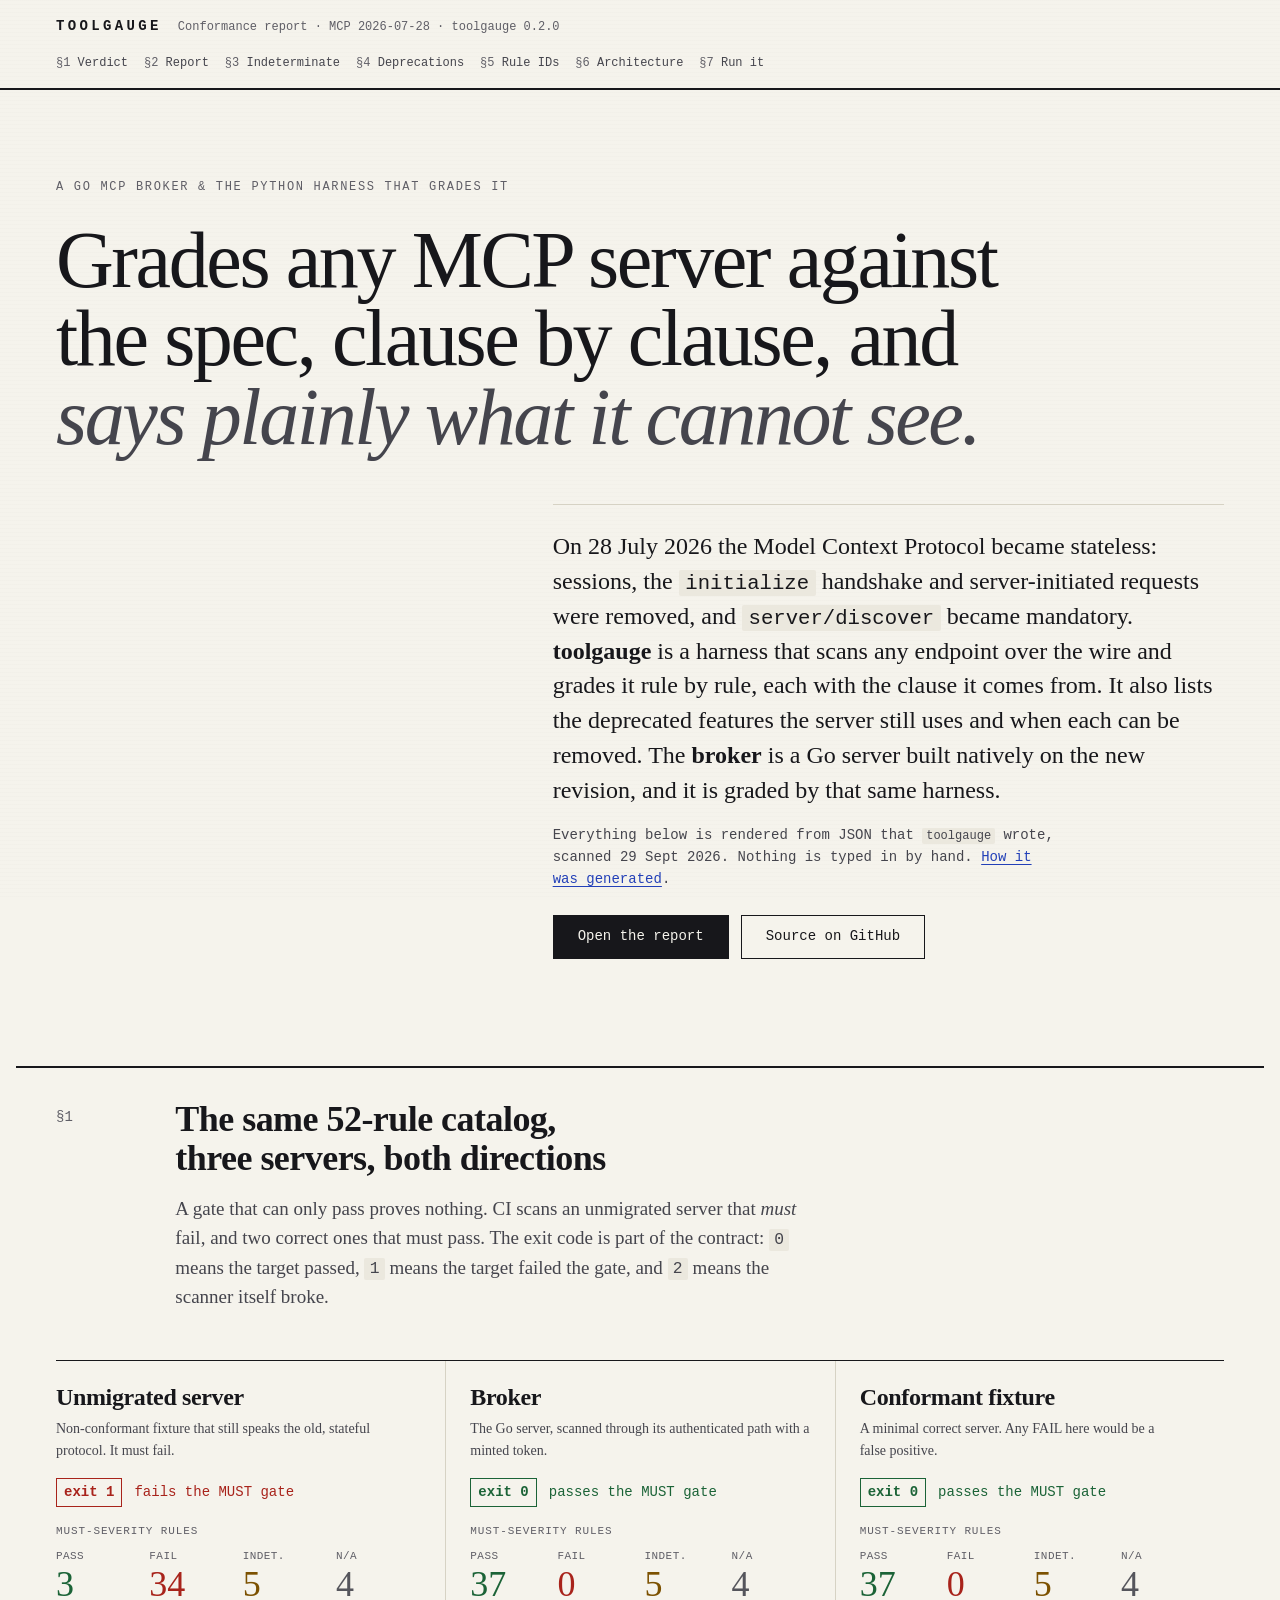
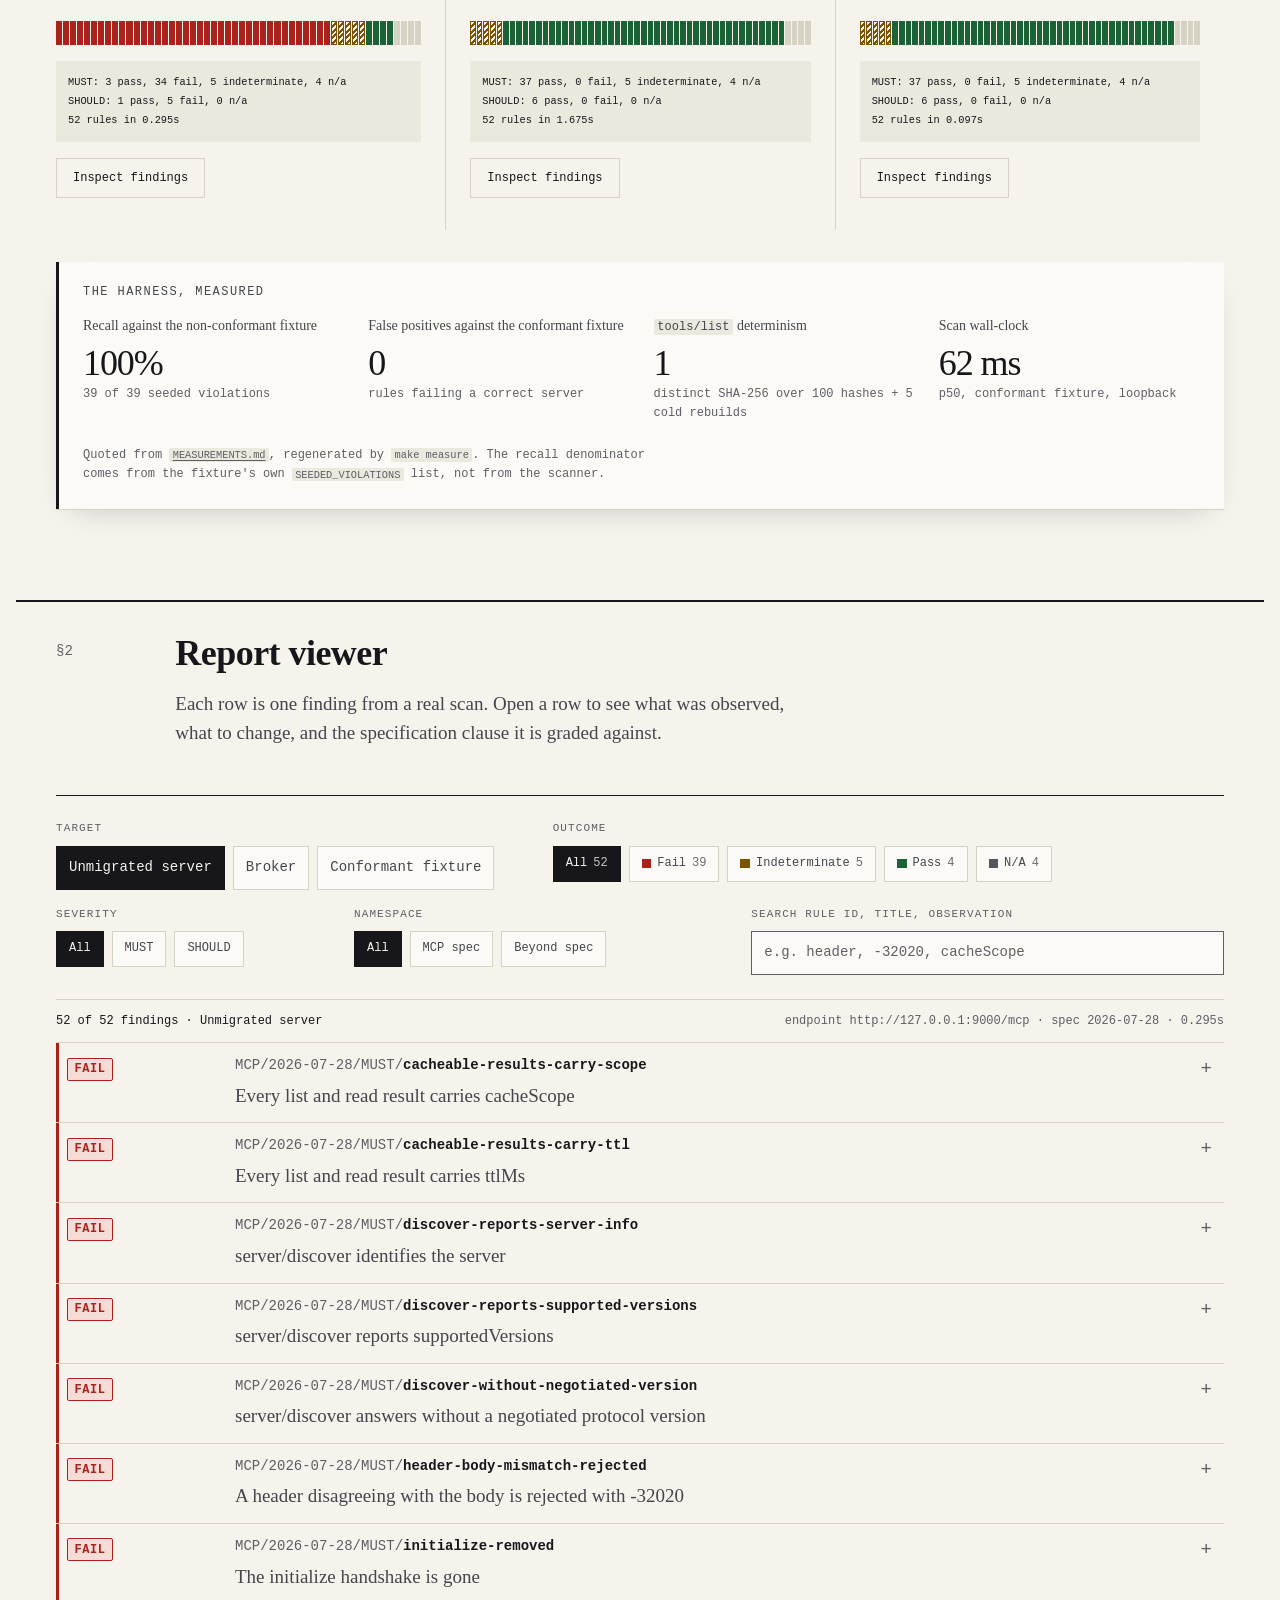
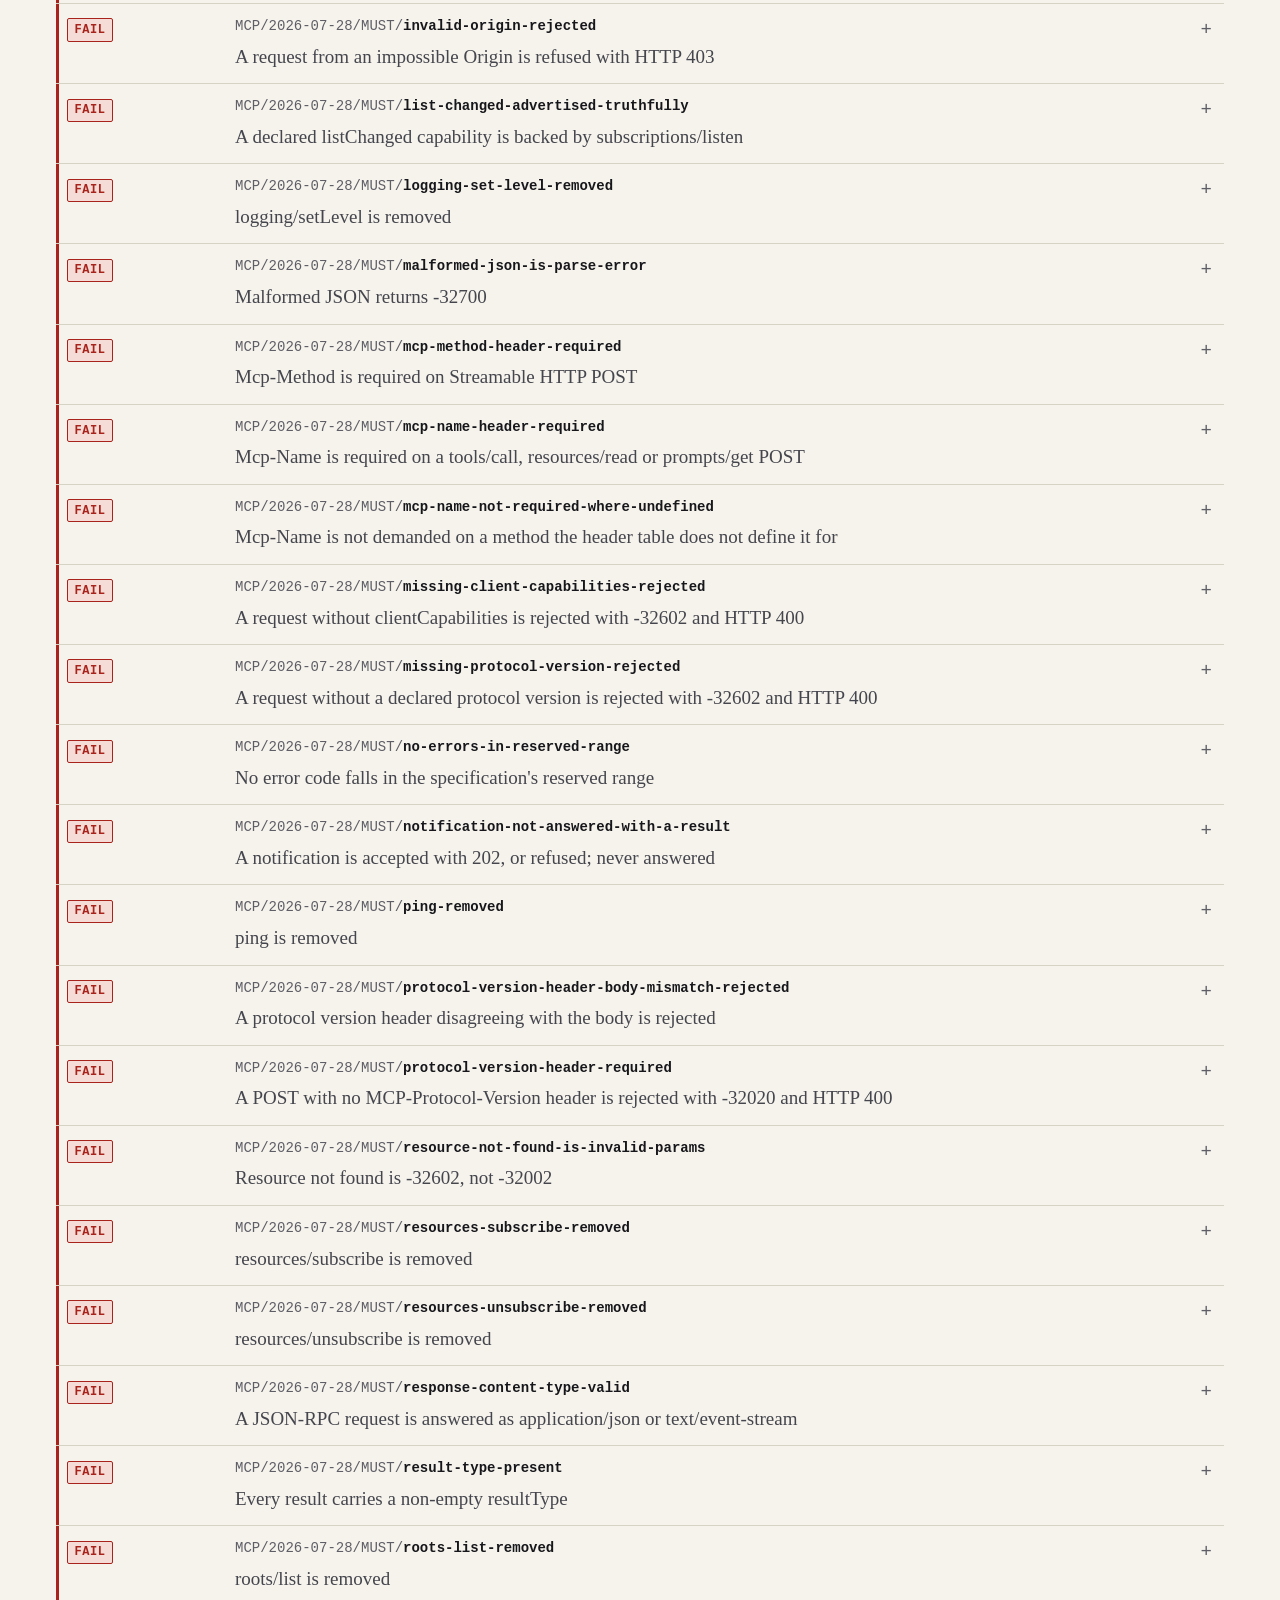
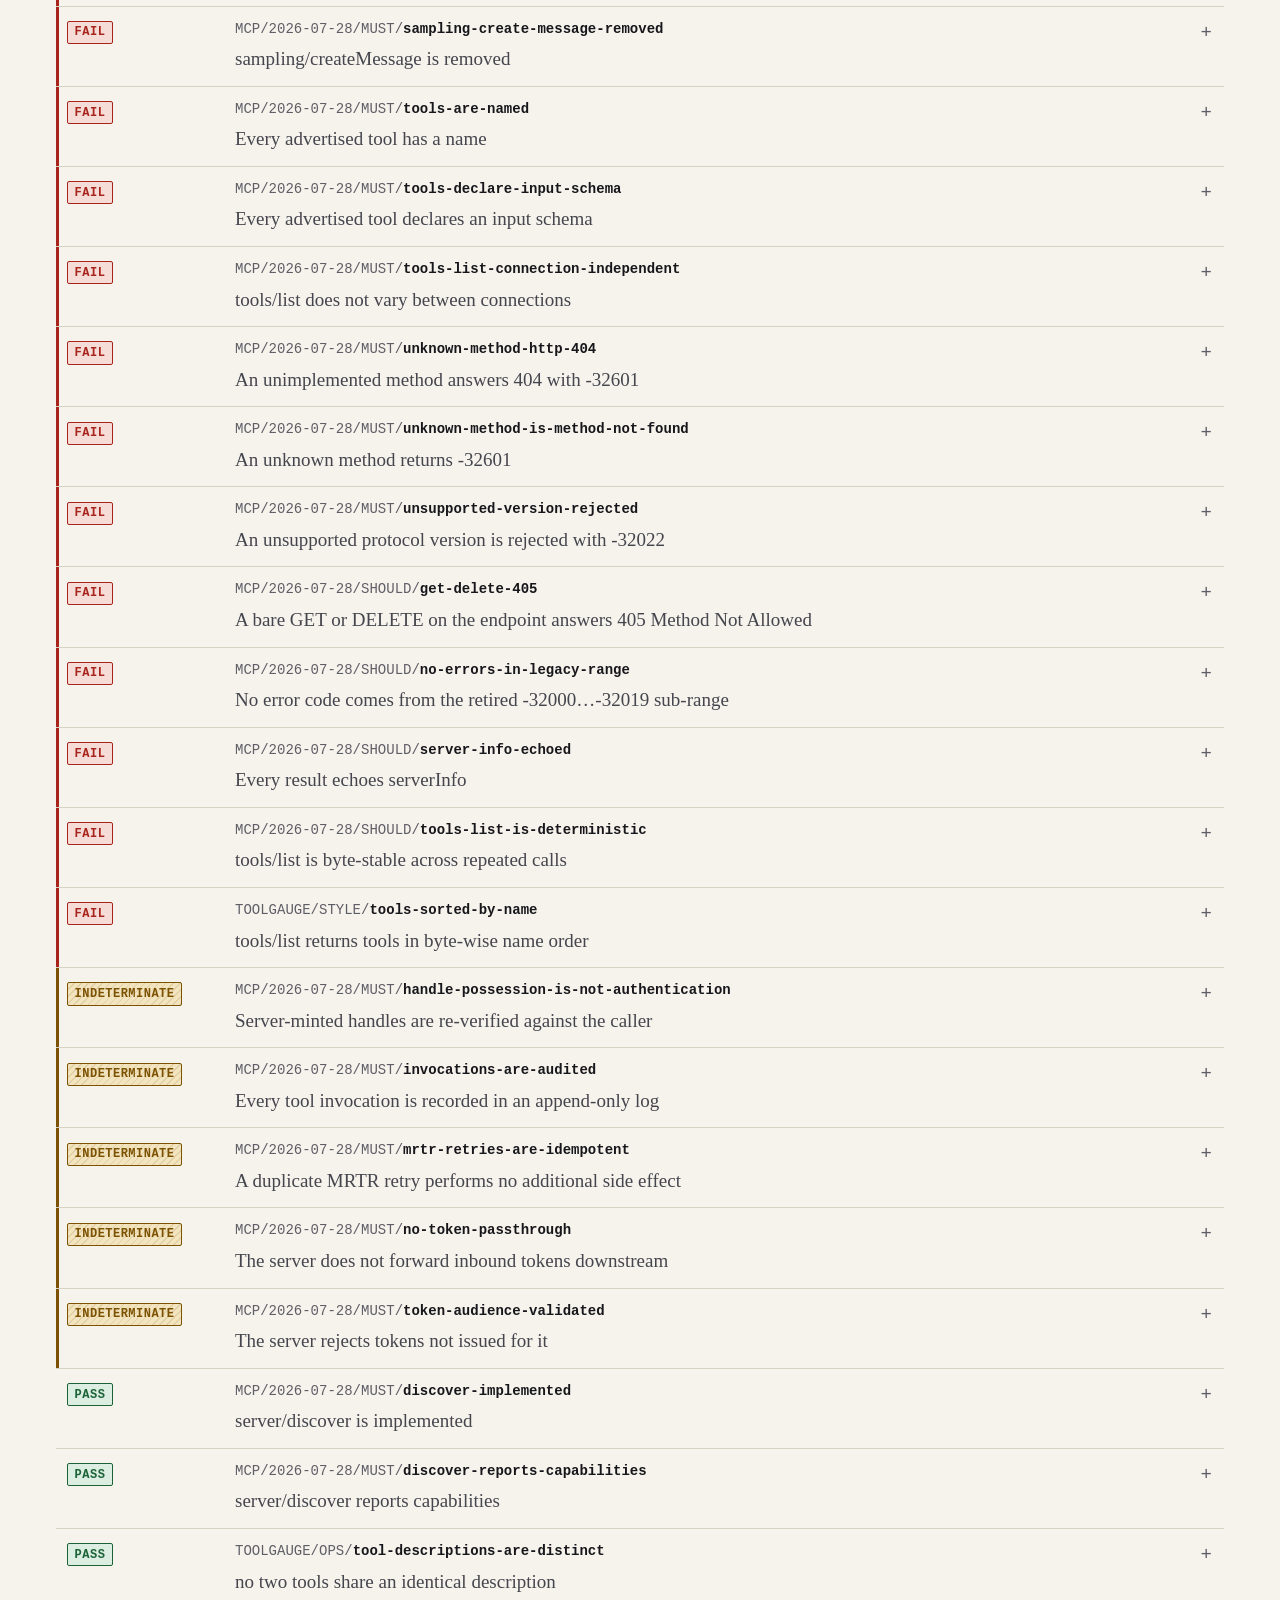
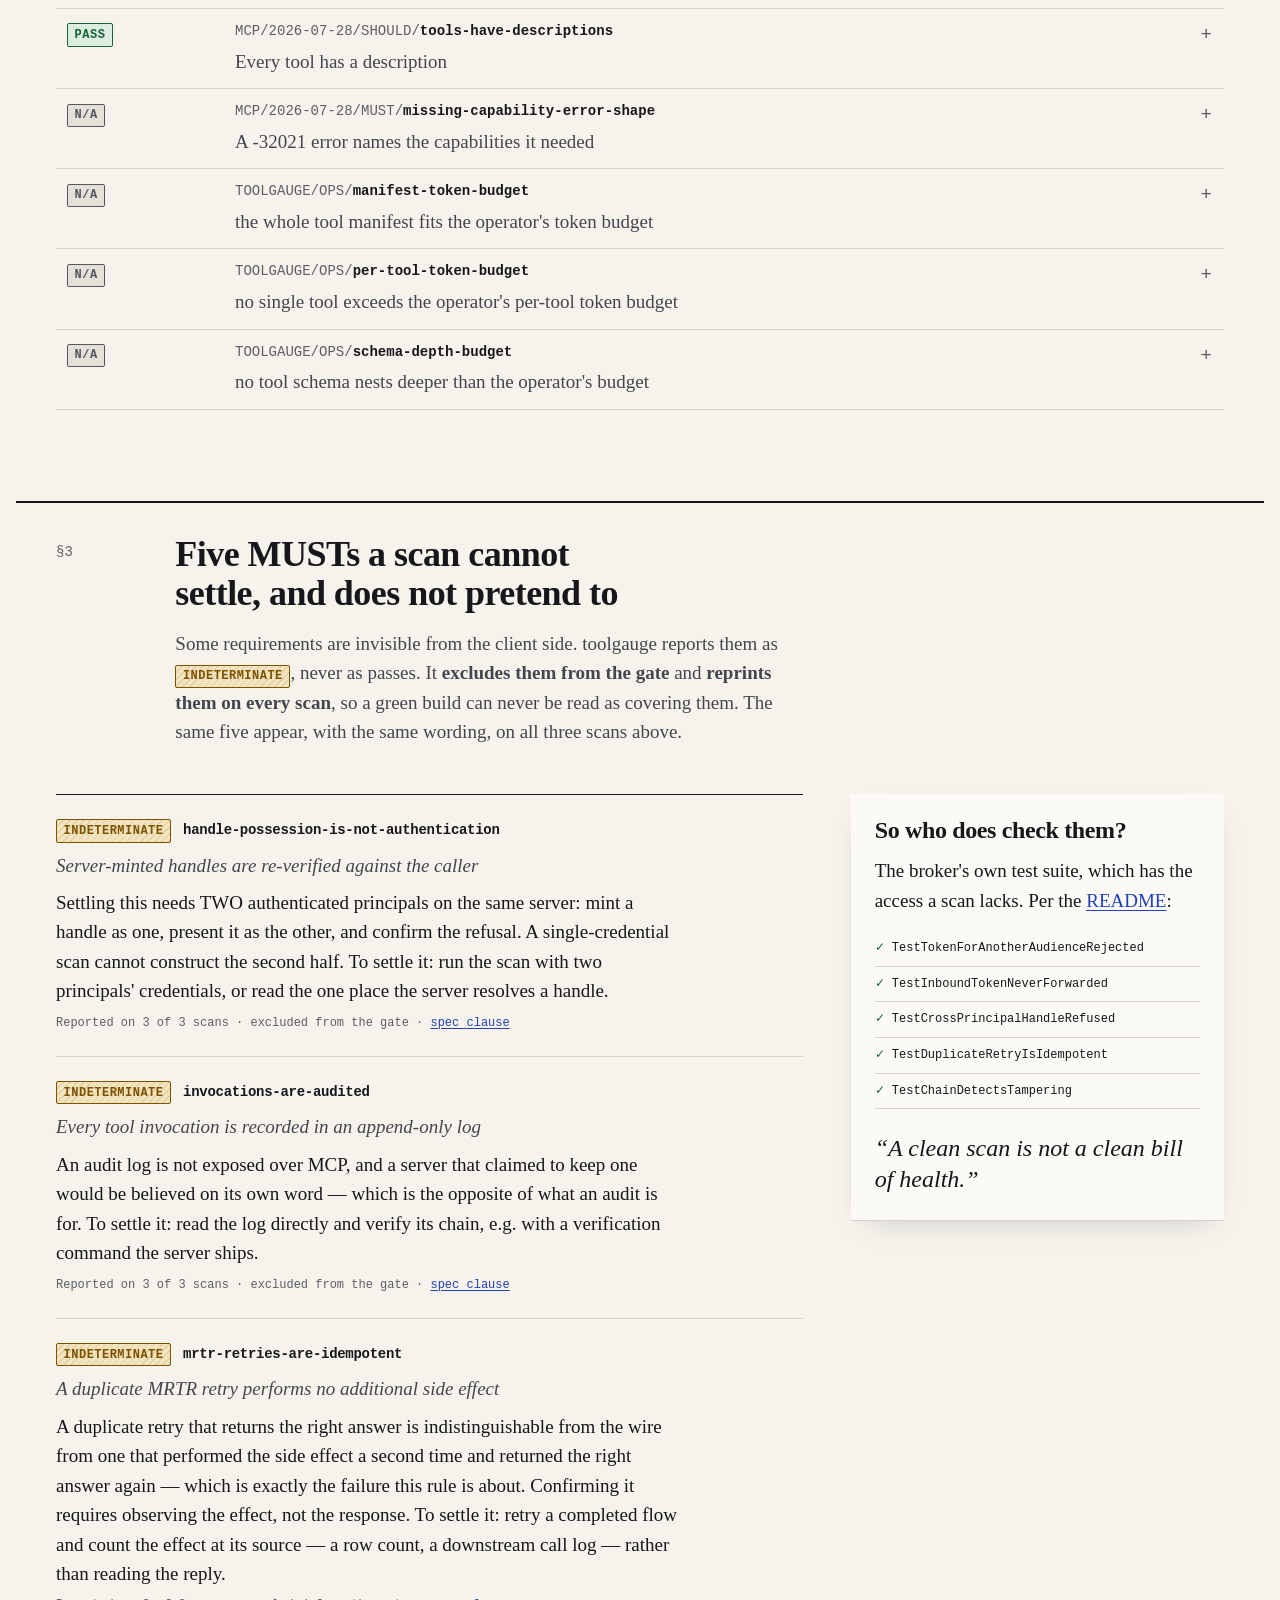
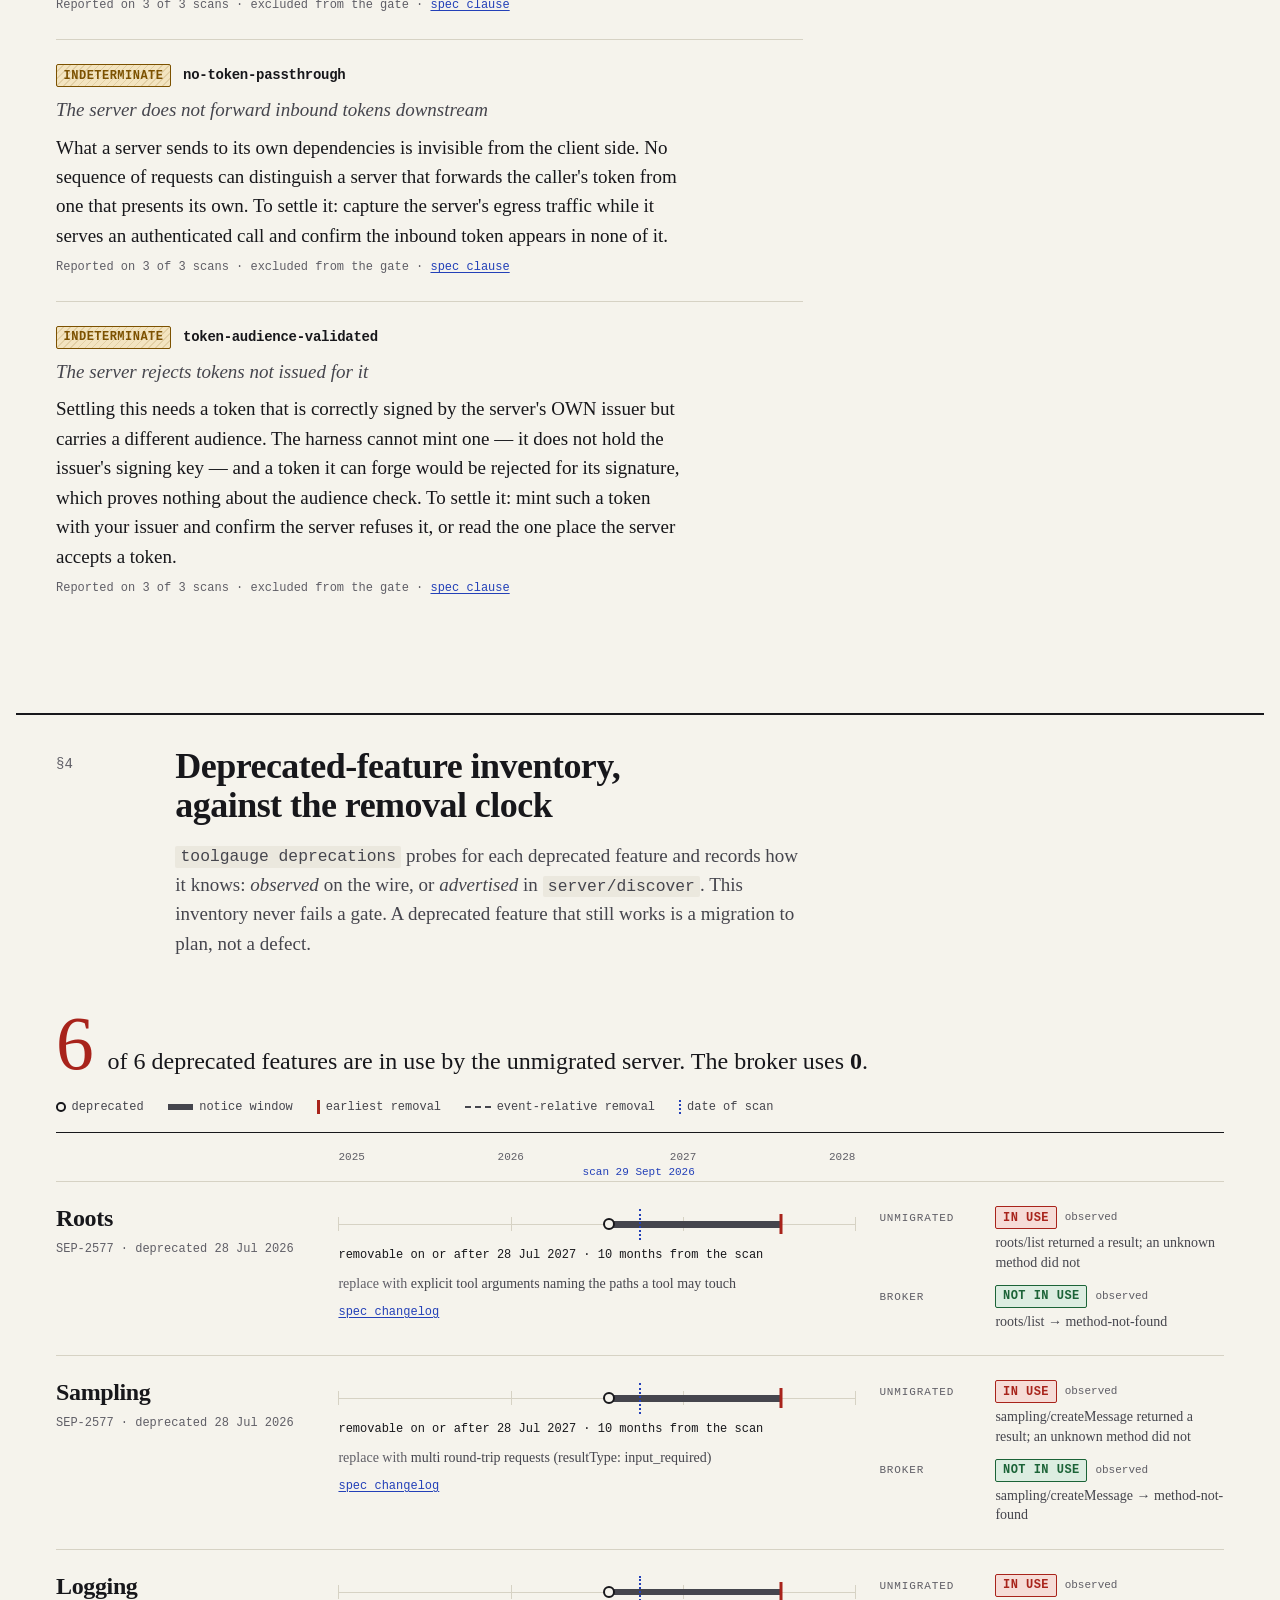
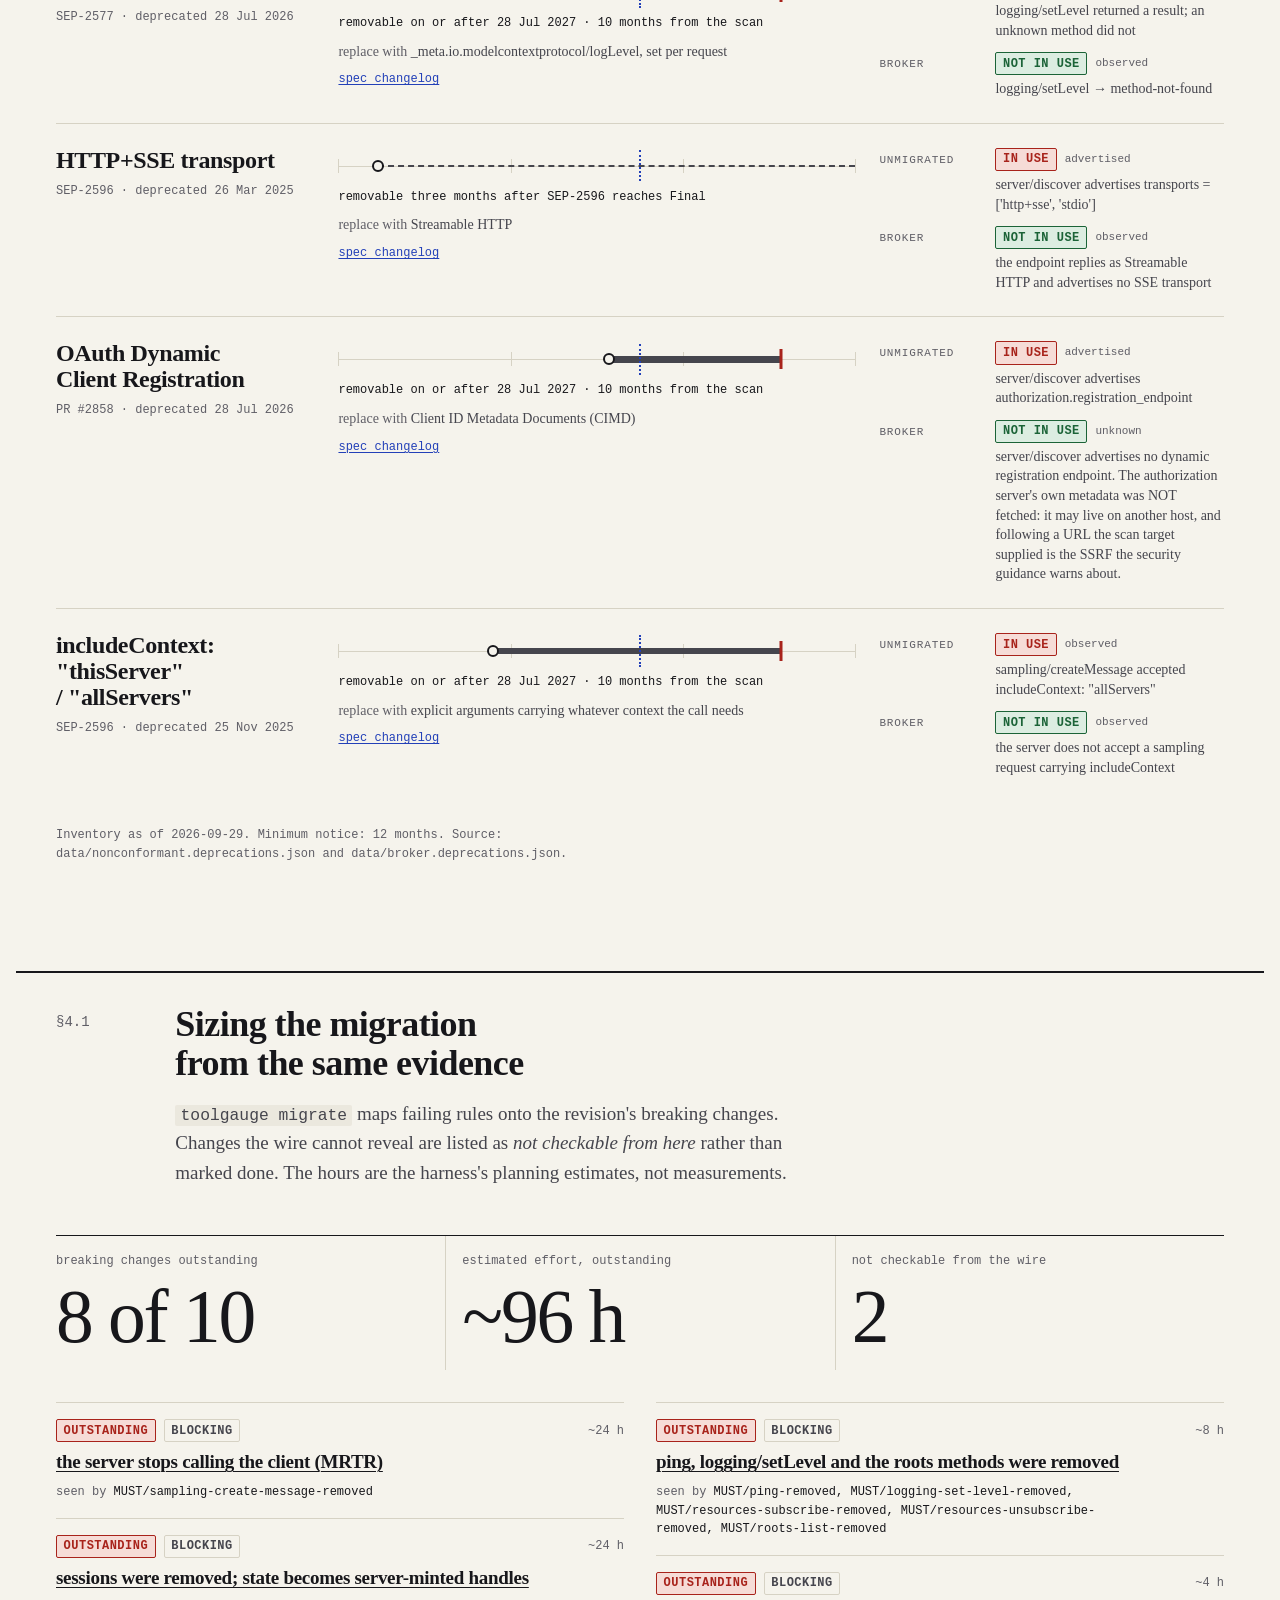
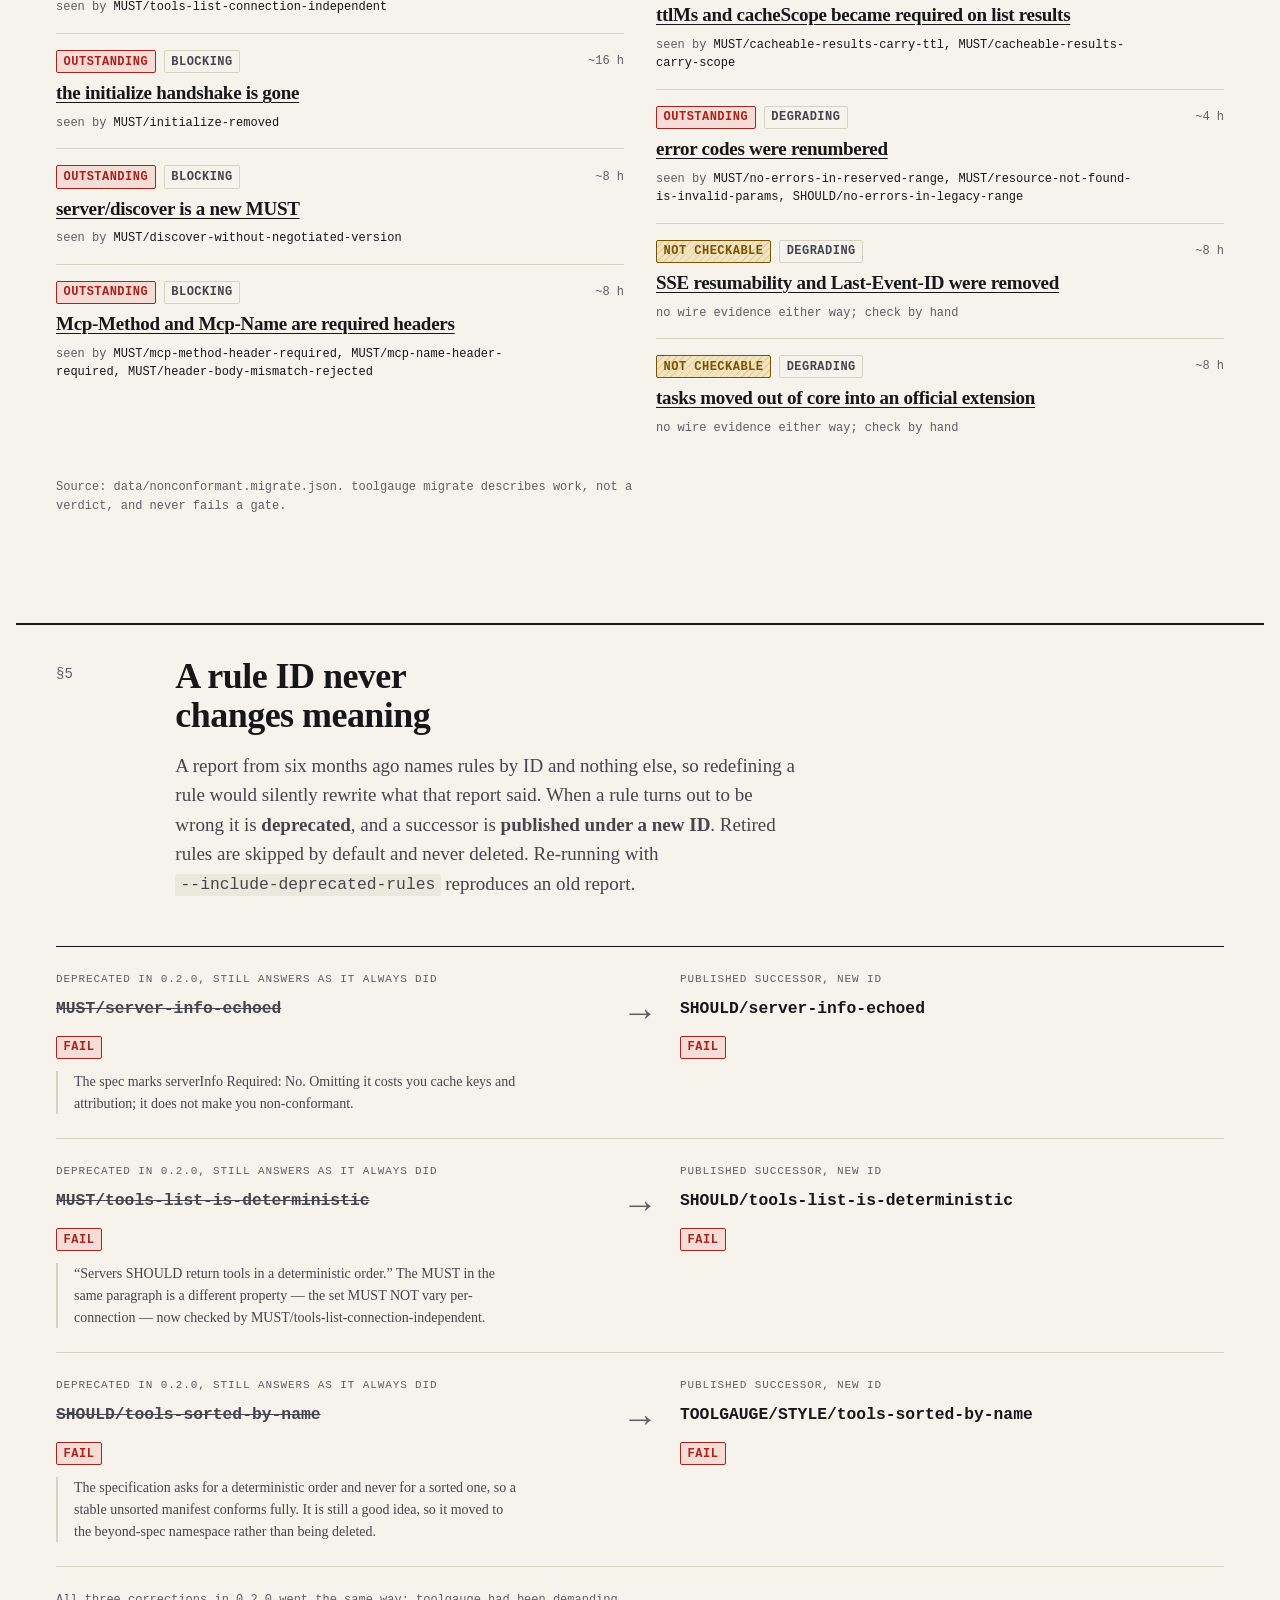
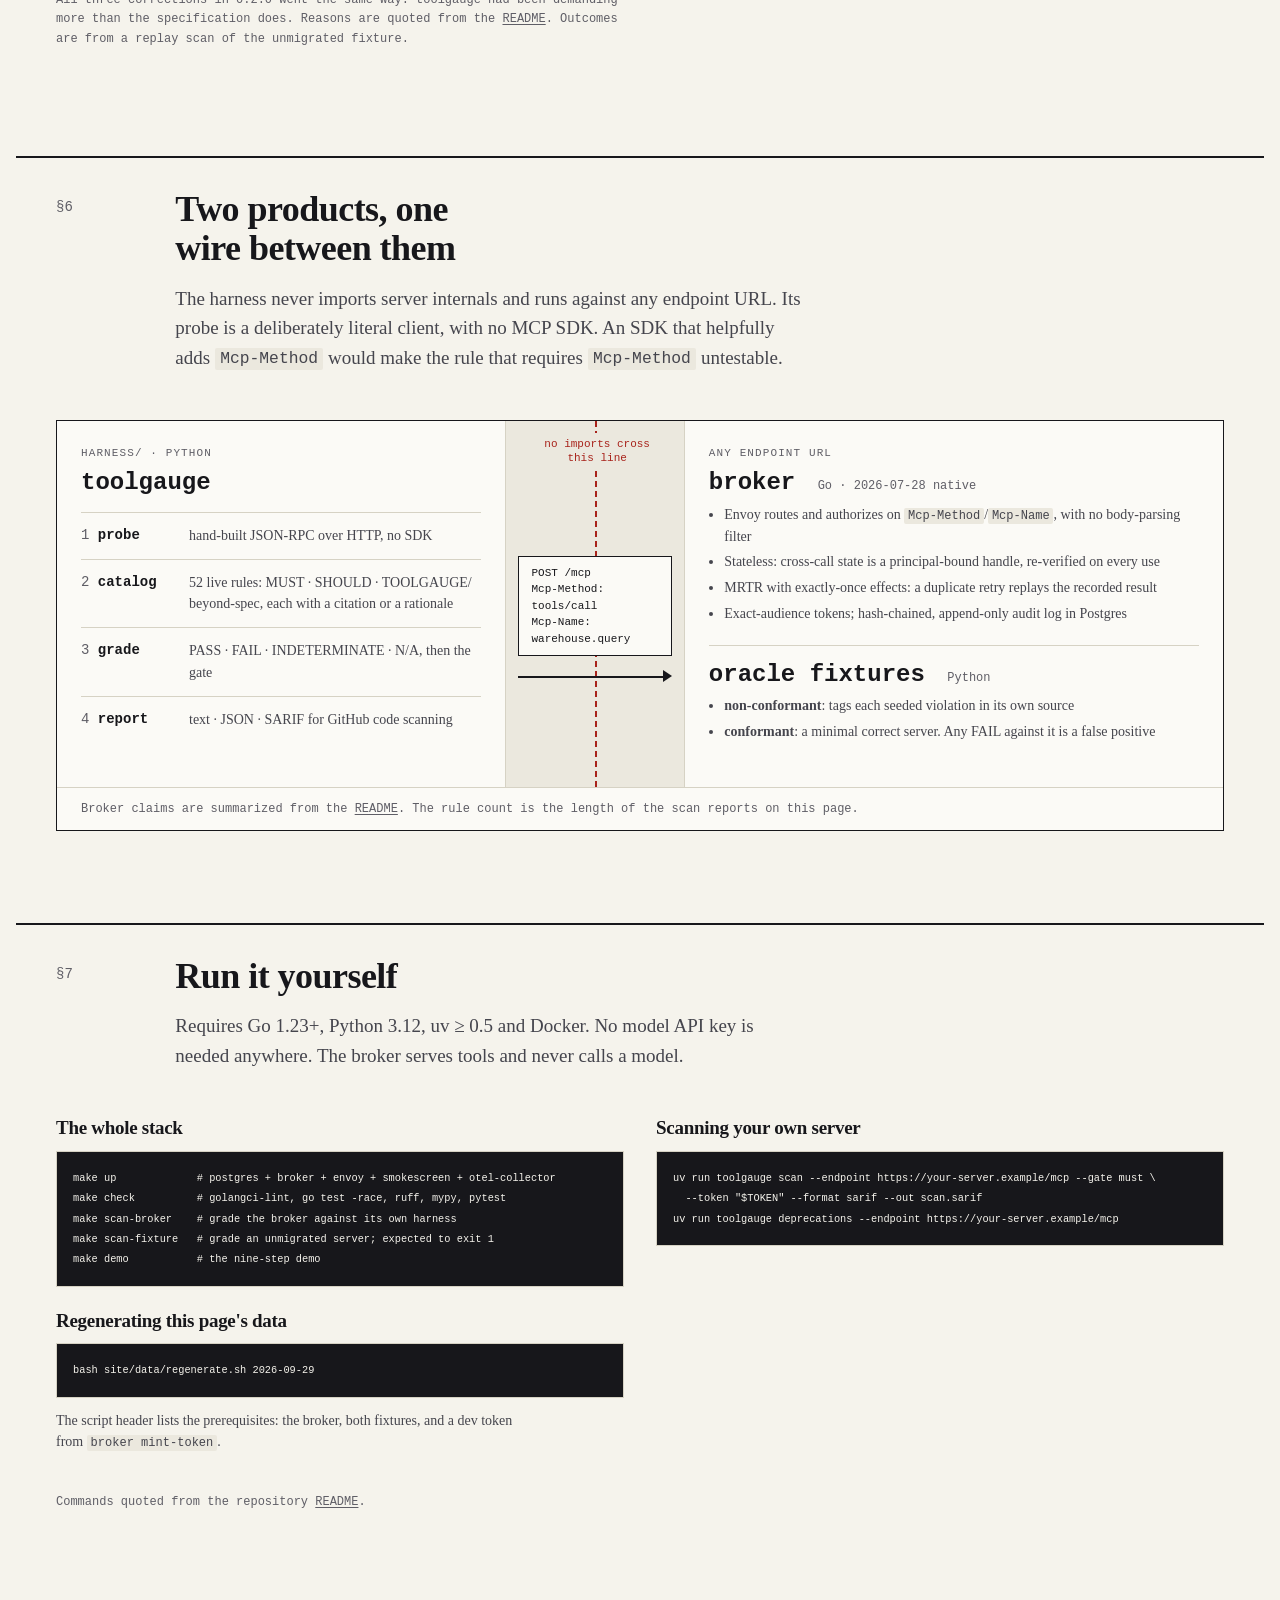
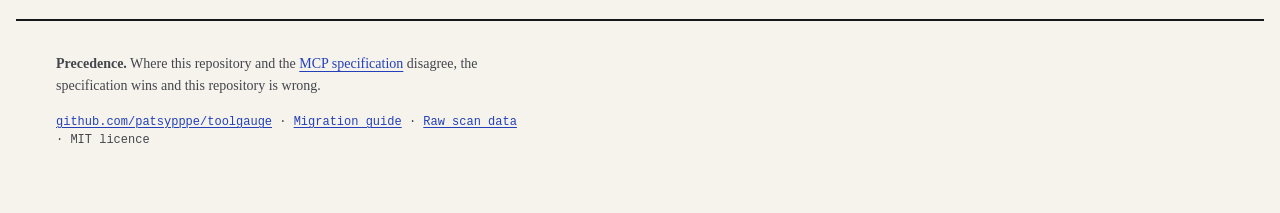
<file: site/index.html>
<!doctype html>
<html lang="en">
<head>
  <meta charset="utf-8">
  <meta name="viewport" content="width=device-width, initial-scale=1">
  <meta http-equiv="Content-Security-Policy" content="default-src 'self'; script-src 'self'; style-src 'self' https://fonts.googleapis.com; font-src https://fonts.gstatic.com; img-src 'self' data:; connect-src 'self'; object-src 'none'; base-uri 'self'; form-action 'none'">
  <meta name="referrer" content="strict-origin-when-cross-origin">
  <title>toolgauge — MCP conformance, graded on the wire</title>
  <meta name="description" content="toolgauge scans any Model Context Protocol server and grades it against the 2026-07-28 specification, rule by rule, with a spec citation per finding. This page renders real scan output.">
  <meta name="color-scheme" content="light dark">
  <link rel="icon" href="assets/img/favicon.svg" type="image/svg+xml">
  <link rel="preconnect" href="https://fonts.googleapis.com">
  <link rel="preconnect" href="https://fonts.gstatic.com" crossorigin>
  <link rel="stylesheet" href="https://fonts.googleapis.com/css2?family=IBM+Plex+Mono:wght@400;500;600&family=Newsreader:ital,opsz,wght@0,6..72,400;0,6..72,600;1,6..72,400&display=swap">
  <link rel="stylesheet" href="assets/css/tokens.css">
  <link rel="stylesheet" href="assets/css/base.css">
  <link rel="stylesheet" href="assets/css/components.css">
  <script type="module" src="assets/js/main.js"></script>
</head>
<body>
  <a class="skip-link" href="#report">Skip to the report</a>

  <header class="masthead">
    <div class="masthead__inner">
      <p class="masthead__id">
        <span class="wordmark">toolgauge</span>
        <span class="masthead__meta">Conformance report · MCP <span data-bind="spec">2026-07-28</span> · <span data-bind="version">toolgauge</span></span>
      </p>
      <nav aria-label="Sections">
        <ol class="toc">
          <li><a href="#verdict"><span class="toc__n">§1</span> Verdict</a></li>
          <li><a href="#report"><span class="toc__n">§2</span> Report</a></li>
          <li><a href="#indeterminate"><span class="toc__n">§3</span> Indeterminate</a></li>
          <li><a href="#deprecations"><span class="toc__n">§4</span> Deprecations</a></li>
          <li><a href="#lifecycle"><span class="toc__n">§5</span> Rule IDs</a></li>
          <li><a href="#architecture"><span class="toc__n">§6</span> Architecture</a></li>
          <li><a href="#run"><span class="toc__n">§7</span> Run it</a></li>
        </ol>
      </nav>
    </div>
  </header>

  <main id="main">
    <section class="hero" aria-labelledby="hero-heading">
      <p class="eyebrow">A Go MCP broker &amp; the Python harness that grades it</p>
      <h1 id="hero-heading">Grades any MCP server against the spec, clause by clause, and <em>says plainly what it cannot see.</em></h1>
      <div class="hero__body">
        <p class="lede">
          On 28 July 2026 the Model Context Protocol became stateless: sessions, the
          <code>initialize</code> handshake and server-initiated requests were removed, and
          <code>server/discover</code> became mandatory. <strong>toolgauge</strong> is a harness that
          scans any endpoint over the wire and grades it rule by rule, each with the clause it comes
          from. It also lists the deprecated features the server still uses and when each can be removed.
          The <strong>broker</strong> is a Go server built natively on the new revision, and it is
          graded by that same harness.
        </p>
        <p class="hero__provenance">
          Everything below is rendered from JSON that <code>toolgauge</code> wrote, scanned
          <time data-bind="asOf">recently</time>. Nothing is typed in by hand.
          <a href="https://github.com/patsypppe/toolgauge/blob/main/site/data/regenerate.sh">How it was generated</a>.
        </p>
        <p class="hero__actions">
          <a class="button button--primary" href="#report">Open the report</a>
          <a class="button" href="https://github.com/patsypppe/toolgauge">Source on GitHub</a>
        </p>
      </div>
    </section>

    <section id="verdict" class="section" aria-labelledby="verdict-heading">
      <header class="section__head">
        <p class="section__n" aria-hidden="true">§1</p>
        <h2 id="verdict-heading">The same <span data-bind="ruleCount">52</span>-rule catalog, three servers, both directions</h2>
        <p class="section__lede">
          A gate that can only pass proves nothing. CI scans an unmigrated server that
          <em>must</em> fail, and two correct ones that must pass. The exit code is part of the
          contract: <code>0</code> means the target passed, <code>1</code> means the target failed the gate, and
          <code>2</code> means the scanner itself broke.
        </p>
      </header>
      <div class="verdicts" data-mount="verdicts" aria-live="polite">
        <p class="loading">Loading scan output…</p>
      </div>

      <aside class="ledger" aria-labelledby="ledger-heading">
        <h3 id="ledger-heading" class="ledger__title">The harness, measured</h3>
        <dl class="ledger__grid">
          <div><dt>Recall against the non-conformant fixture</dt><dd><span class="figure-sm">100%</span> 39 of 39 seeded violations</dd></div>
          <div><dt>False positives against the conformant fixture</dt><dd><span class="figure-sm">0</span> rules failing a correct server</dd></div>
          <div><dt><code>tools/list</code> determinism</dt><dd><span class="figure-sm">1</span> distinct SHA-256 over 100 hashes + 5 cold rebuilds</dd></div>
          <div><dt>Scan wall-clock</dt><dd><span class="figure-sm">62&nbsp;ms</span> p50, conformant fixture, loopback</dd></div>
        </dl>
        <p class="cite">
          Quoted from <a href="https://github.com/patsypppe/toolgauge/blob/main/MEASUREMENTS.md"><code>MEASUREMENTS.md</code></a>,
          regenerated by <code>make measure</code>. The recall denominator comes from the fixture's own
          <code>SEEDED_VIOLATIONS</code> list, not from the scanner.
        </p>
      </aside>
    </section>

    <section id="report" class="section section--wide" aria-labelledby="report-heading">
      <header class="section__head">
        <p class="section__n" aria-hidden="true">§2</p>
        <h2 id="report-heading">Report viewer</h2>
        <p class="section__lede">
          Each row is one finding from a real scan. Open a row to see what was observed, what to
          change, and the specification clause it is graded against.
        </p>
      </header>

      <div class="viewer" data-mount="viewer">
        <form class="controls" role="search" aria-label="Filter findings" data-ref="controls">
          <fieldset class="controls__group controls__group--target">
            <legend>Target</legend>
            <div class="segmented" data-ref="targets"></div>
          </fieldset>
          <fieldset class="controls__group controls__group--outcome">
            <legend>Outcome</legend>
            <div class="chips" data-ref="outcomes"></div>
          </fieldset>
          <fieldset class="controls__group controls__group--severity">
            <legend>Severity</legend>
            <div class="chips" data-ref="severities"></div>
          </fieldset>
          <fieldset class="controls__group controls__group--namespace">
            <legend>Namespace</legend>
            <div class="chips" data-ref="namespaces"></div>
          </fieldset>
          <div class="controls__group controls__group--search">
            <label for="q">Search rule ID, title, observation</label>
            <input id="q" name="q" type="search" autocomplete="off" spellcheck="false" placeholder="e.g. header, -32020, cacheScope" data-ref="search">
          </div>
        </form>

        <div class="viewer__meta">
          <p class="viewer__count" data-ref="count" role="status" aria-live="polite"></p>
          <p class="viewer__summary" data-ref="summary"></p>
        </div>
        <ol class="findings" data-ref="list" aria-label="Findings"></ol>
        <p class="findings__empty" data-ref="empty" hidden>No finding matches these filters.</p>
      </div>
    </section>

    <section id="indeterminate" class="section" aria-labelledby="indet-heading">
      <header class="section__head">
        <p class="section__n" aria-hidden="true">§3</p>
        <h2 id="indet-heading">Five MUSTs a scan cannot settle, and does not pretend to</h2>
        <p class="section__lede">
          Some requirements are invisible from the client side. toolgauge reports them as
          <span class="tag tag--indeterminate">Indeterminate</span>, never as passes. It
          <strong>excludes them from the gate</strong> and <strong>reprints them on every scan</strong>,
          so a green build can never be read as covering them. The same five appear, with the same
          wording, on all three scans above.
        </p>
      </header>
      <div class="indet">
        <ol class="indet__list" data-mount="indeterminate"></ol>
        <aside class="indet__aside">
          <h3>So who does check them?</h3>
          <p>
            The broker's own test suite, which has the access a scan lacks. Per the
            <a href="https://github.com/patsypppe/toolgauge#limitations-stated-plainly">README</a>:
          </p>
          <ul class="mono-list">
            <li>TestTokenForAnotherAudienceRejected</li>
            <li>TestInboundTokenNeverForwarded</li>
            <li>TestCrossPrincipalHandleRefused</li>
            <li>TestDuplicateRetryIsIdempotent</li>
            <li>TestChainDetectsTampering</li>
          </ul>
          <p class="pullquote">“A clean scan is not a clean bill of health.”</p>
        </aside>
      </div>
    </section>

    <section id="deprecations" class="section section--wide" aria-labelledby="dep-heading">
      <header class="section__head">
        <p class="section__n" aria-hidden="true">§4</p>
        <h2 id="dep-heading">Deprecated-feature inventory, against the removal clock</h2>
        <p class="section__lede">
          <code>toolgauge deprecations</code> probes for each deprecated feature and records how
          it knows: <em>observed</em> on the wire, or <em>advertised</em> in
          <code>server/discover</code>. This inventory never fails a gate. A deprecated feature
          that still works is a migration to plan, not a defect.
        </p>
      </header>
      <div data-mount="timeline"></div>
    </section>

    <section id="migration" class="section" aria-labelledby="mig-heading">
      <header class="section__head">
        <p class="section__n" aria-hidden="true">§4.1</p>
        <h2 id="mig-heading">Sizing the migration from the same evidence</h2>
        <p class="section__lede">
          <code>toolgauge migrate</code> maps failing rules onto the revision's breaking changes.
          Changes the wire cannot reveal are listed as <em>not checkable from here</em> rather than
          marked done. The hours are the harness's planning estimates, not measurements.
        </p>
      </header>
      <div data-mount="migration"></div>
    </section>

    <section id="lifecycle" class="section" aria-labelledby="life-heading">
      <header class="section__head">
        <p class="section__n" aria-hidden="true">§5</p>
        <h2 id="life-heading">A rule ID never changes meaning</h2>
        <p class="section__lede">
          A report from six months ago names rules by ID and nothing else, so redefining a rule
          would silently rewrite what that report said. When a rule turns out to be wrong it is
          <strong>deprecated</strong>, and a successor is <strong>published under a new ID</strong>.
          Retired rules are skipped by default and never deleted. Re-running with
          <code>--include-deprecated-rules</code> reproduces an old report.
        </p>
      </header>
      <div data-mount="lifecycle"></div>
      <p class="cite">
        All three corrections in 0.2.0 went the same way: toolgauge had been demanding more than the
        specification does. Reasons are quoted from the
        <a href="https://github.com/patsypppe/toolgauge#rule-lifecycle">README</a>. Outcomes are from
        a replay scan of the unmigrated fixture.
      </p>
    </section>

    <section id="architecture" class="section section--wide" aria-labelledby="arch-heading">
      <header class="section__head">
        <p class="section__n" aria-hidden="true">§6</p>
        <h2 id="arch-heading">Two products, one wire between them</h2>
        <p class="section__lede">
          The harness never imports server internals and runs against any endpoint URL. Its probe is
          a deliberately literal client, with no MCP SDK. An SDK that helpfully adds
          <code>Mcp-Method</code> would make the rule that requires <code>Mcp-Method</code>
          untestable.
        </p>
      </header>

      <figure class="arch" aria-labelledby="arch-caption">
        <div class="arch__col arch__col--harness">
          <p class="arch__label">harness/ · Python</p>
          <h3 class="arch__title">toolgauge</h3>
          <ol class="arch__stack">
            <li><b>probe</b><span>hand-built JSON-RPC over HTTP, no SDK</span></li>
            <li><b>catalog</b><span><span data-bind="ruleCount">52</span> live rules: MUST · SHOULD · TOOLGAUGE/ beyond-spec, each with a citation or a rationale</span></li>
            <li><b>grade</b><span>PASS · FAIL · INDETERMINATE · N/A, then the gate</span></li>
            <li><b>report</b><span>text · JSON · SARIF for GitHub code scanning</span></li>
          </ol>
        </div>

        <div class="arch__wire" aria-hidden="true">
          <div class="arch__wall"><span>no imports cross this line</span></div>
          <p class="arch__packet">POST /mcp<br>Mcp-Method: tools/call<br>Mcp-Name: warehouse.query</p>
          <div class="arch__arrow"></div>
        </div>

        <div class="arch__col arch__col--targets">
          <p class="arch__label">any endpoint URL</p>
          <div class="arch__target">
            <h3 class="arch__title">broker <small>Go · 2026-07-28 native</small></h3>
            <ul class="arch__facts">
              <li>Envoy routes and authorizes on <code>Mcp-Method</code>/<code>Mcp-Name</code>, with no body-parsing filter</li>
              <li>Stateless: cross-call state is a principal-bound handle, re-verified on every use</li>
              <li>MRTR with exactly-once effects: a duplicate retry replays the recorded result</li>
              <li>Exact-audience tokens; hash-chained, append-only audit log in Postgres</li>
            </ul>
          </div>
          <div class="arch__target arch__target--fixture">
            <h3 class="arch__title">oracle fixtures <small>Python</small></h3>
            <ul class="arch__facts">
              <li><b>non-conformant</b>: tags each seeded violation in its own source</li>
              <li><b>conformant</b>: a minimal correct server. Any FAIL against it is a false positive</li>
            </ul>
          </div>
        </div>
        <figcaption id="arch-caption">
          Broker claims are summarized from the
          <a href="https://github.com/patsypppe/toolgauge#what-the-broker-demonstrates">README</a>.
          The rule count is the length of the scan reports on this page.
        </figcaption>
      </figure>
    </section>

    <section id="run" class="section" aria-labelledby="run-heading">
      <header class="section__head">
        <p class="section__n" aria-hidden="true">§7</p>
        <h2 id="run-heading">Run it yourself</h2>
        <p class="section__lede">
          Requires Go 1.23+, Python 3.12, uv ≥ 0.5 and Docker. No model API key is needed anywhere.
          The broker serves tools and never calls a model.
        </p>
      </header>
      <div class="run">
        <div class="run__block">
          <h3>The whole stack</h3>
          <pre class="code" tabindex="0"><code>make up             # postgres + broker + envoy + smokescreen + otel-collector
make check          # golangci-lint, go test -race, ruff, mypy, pytest
make scan-broker    # grade the broker against its own harness
make scan-fixture   # grade an unmigrated server; expected to exit 1
make demo           # the nine-step demo</code></pre>
        </div>
        <div class="run__block">
          <h3>Scanning your own server</h3>
          <pre class="code" tabindex="0"><code>uv run toolgauge scan --endpoint https://your-server.example/mcp --gate must \
  --token "$TOKEN" --format sarif --out scan.sarif
uv run toolgauge deprecations --endpoint https://your-server.example/mcp</code></pre>
        </div>
        <div class="run__block">
          <h3>Regenerating this page's data</h3>
          <pre class="code" tabindex="0"><code>bash site/data/regenerate.sh 2026-09-29</code></pre>
          <p>The script header lists the prerequisites: the broker, both fixtures, and a dev token from <code>broker mint-token</code>.</p>
        </div>
      </div>
      <p class="cite">Commands quoted from the repository <a href="https://github.com/patsypppe/toolgauge#quick-start">README</a>.</p>
    </section>
  </main>

  <footer class="colophon">
    <p>
      <strong>Precedence.</strong> Where this repository and the
      <a href="https://modelcontextprotocol.io/specification/2026-07-28/">MCP specification</a>
      disagree, the specification wins and this repository is wrong.
    </p>
    <p class="colophon__links">
      <a href="https://github.com/patsypppe/toolgauge">github.com/patsypppe/toolgauge</a> ·
      <a href="https://github.com/patsypppe/toolgauge/blob/main/docs/MIGRATION.md">Migration guide</a> ·
      <a href="https://github.com/patsypppe/toolgauge/tree/main/site/data">Raw scan data</a> ·
      MIT licence
    </p>
  </footer>
  <noscript><p class="noscript">This report is rendered from JSON by a small script. The raw data is in <a href="https://github.com/patsypppe/toolgauge/tree/main/site/data">site/data</a>.</p></noscript>
</body>
</html>
</file>
<file: site/assets/css/tokens.css>
/*
 * Design tokens. The direction is a printed standards document: paper and ink,
 * hairline rules, numbered sections, a serif for prose and a monospace for
 * anything the harness emitted. Colour is reserved for verdicts.
 */
:root {
  color-scheme: light dark;

  /* surfaces + ink */
  --color-paper: #f5f3ec;
  --color-paper-raised: #fbfaf6;
  --color-paper-sunk: #ebe8de;
  --color-ink: #17171b;
  --color-ink-2: #45454d;
  --color-ink-3: #5f5e66;
  --color-rule: #d6d2c4;
  --color-rule-strong: #17171b;
  --color-accent: #2340b8;
  --color-focus: #2340b8;
  --color-code-bg: #17171b;
  --color-code-ink: #f5f3ec;

  /* verdicts: text colour + tinted ground, AA on both paper and their ground */
  --color-pass: #1b6337;
  --color-pass-bg: #dcede1;
  --color-fail: #a8231b;
  --color-fail-bg: #f6dcd7;
  --color-indet: #7c5100;
  --color-indet-bg: #f3e4c0;
  --color-na: #55555c;
  --color-na-bg: #e4e1d8;

  /* type */
  --font-serif: "Newsreader", "Iowan Old Style", "Charter", Georgia, serif;
  --font-mono: "IBM Plex Mono", ui-monospace, "SFMono-Regular", Menlo, monospace;

  --text-xs: 0.75rem;
  --text-sm: 0.875rem;
  --text-base: clamp(1.0625rem, 1rem + 0.25vw, 1.1875rem);
  --text-lg: clamp(1.25rem, 1.1rem + 0.6vw, 1.5rem);
  --text-xl: clamp(1.625rem, 1.3rem + 1.4vw, 2.25rem);
  --text-hero: clamp(2.375rem, 1.4rem + 4.6vw, 5rem);
  --text-figure: clamp(2.75rem, 2rem + 3.4vw, 4.75rem);

  /* space: a modular rhythm, not one padding value everywhere */
  --space-1: 0.25rem;
  --space-2: 0.5rem;
  --space-3: 0.75rem;
  --space-4: 1rem;
  --space-5: 1.5rem;
  --space-6: 2rem;
  --space-7: 3rem;
  --space-section: clamp(3.5rem, 2.5rem + 4vw, 7rem);
  --gutter: clamp(1rem, 0.5rem + 2.5vw, 2.5rem);
  --measure: 66ch;
  --page-max: 78rem;

  --radius-tag: 2px;
  --hairline: 1px solid var(--color-rule);
  --shadow-raised: 0 1px 0 var(--color-rule), 0 12px 32px -18px rgb(23 23 27 / 0.28);

  --duration-fast: 140ms;
  --duration-normal: 260ms;
  --ease-out-expo: cubic-bezier(0.16, 1, 0.3, 1);
}

@media (prefers-color-scheme: dark) {
  :root {
    --color-paper: #111114;
    --color-paper-raised: #19191d;
    --color-paper-sunk: #0b0b0d;
    --color-ink: #ecebe5;
    --color-ink-2: #bdbcb5;
    --color-ink-3: #9d9ca3;
    --color-rule: #2e2e35;
    --color-rule-strong: #ecebe5;
    --color-accent: #9db1ff;
    --color-focus: #9db1ff;
    --color-code-bg: #0b0b0d;
    --color-code-ink: #ecebe5;

    --color-pass: #74d394;
    --color-pass-bg: #142b1c;
    --color-fail: #ff8f7e;
    --color-fail-bg: #351613;
    --color-indet: #efc060;
    --color-indet-bg: #30240b;
    --color-na: #a9a8ae;
    --color-na-bg: #222226;

    --shadow-raised: 0 1px 0 var(--color-rule), 0 16px 36px -20px rgb(0 0 0 / 0.8);
  }
}
</file>
<file: site/assets/css/base.css>
/* Base: reset, typography, page frame, sections. */
*, *::before, *::after { box-sizing: border-box; }

html {
  -webkit-text-size-adjust: 100%;
  text-size-adjust: 100%;
  scroll-behavior: smooth;
  scroll-padding-top: var(--space-6);
}

body {
  margin: 0;
  background: var(--color-paper);
  color: var(--color-ink);
  font-family: var(--font-serif);
  font-size: var(--text-base);
  line-height: 1.55;
  font-optical-sizing: auto;
  overflow-wrap: break-word;
}

/* A faint printed-paper grain: two crossed hairline gradients, no image. */
body::before {
  content: "";
  position: fixed;
  inset: 0;
  pointer-events: none;
  z-index: -1;
  background:
    repeating-linear-gradient(0deg, transparent 0 3px, color-mix(in srgb, var(--color-ink) 2.2%, transparent) 3px 4px);
  opacity: 0.5;
}

h1, h2, h3, h4 {
  font-family: var(--font-serif);
  font-weight: 600;
  line-height: 1.08;
  letter-spacing: -0.015em;
  margin: 0;
  text-wrap: balance;
}

p { margin: 0 0 var(--space-4); max-width: var(--measure); text-wrap: pretty; }

code, kbd, pre, .mono {
  font-family: var(--font-mono);
  font-size: 0.86em;
}

:not(pre) > code {
  background: var(--color-paper-sunk);
  padding: 0.08em 0.32em;
  border-radius: var(--radius-tag);
  white-space: nowrap;
}

a {
  color: var(--color-accent);
  text-decoration-thickness: 1px;
  text-underline-offset: 0.18em;
  transition: text-decoration-thickness var(--duration-fast) ease, color var(--duration-fast) ease;
}
a:hover { text-decoration-thickness: 2px; }

:focus-visible {
  outline: 2px solid var(--color-focus);
  outline-offset: 3px;
  border-radius: 1px;
}

.skip-link {
  position: absolute;
  left: var(--space-4);
  top: -4rem;
  z-index: 10;
  padding: var(--space-2) var(--space-4);
  background: var(--color-ink);
  color: var(--color-paper);
  font-family: var(--font-mono);
  font-size: var(--text-sm);
}
.skip-link:focus { top: var(--space-4); }

/* ---------------------------------------------------------------- frame -- */

.masthead {
  border-bottom: 2px solid var(--color-rule-strong);
}
.masthead__inner {
  max-width: var(--page-max);
  margin: 0 auto;
  padding: var(--space-4) var(--gutter) var(--space-3);
  display: flex;
  flex-wrap: wrap;
  gap: var(--space-3) var(--space-6);
  align-items: baseline;
  justify-content: space-between;
}
.masthead__id { margin: 0; display: flex; flex-wrap: wrap; gap: var(--space-2) var(--space-4); align-items: baseline; }
.wordmark {
  font-family: var(--font-mono);
  font-weight: 600;
  font-size: var(--text-sm);
  letter-spacing: 0.24em;
  text-transform: uppercase;
}
.masthead__meta { font-family: var(--font-mono); font-size: var(--text-xs); color: var(--color-ink-3); }

.toc {
  list-style: none;
  margin: 0;
  padding: 0;
  display: flex;
  flex-wrap: wrap;
  gap: var(--space-1) var(--space-4);
  font-family: var(--font-mono);
  font-size: var(--text-xs);
}
.toc a { color: var(--color-ink-2); text-decoration: none; padding: var(--space-1) 0; display: inline-block; }
.toc a:hover { color: var(--color-ink); text-decoration: underline; }
.toc__n { color: var(--color-ink-3); }

main { display: block; }

.hero, .section, .colophon {
  max-width: var(--page-max);
  margin: 0 auto;
  padding-inline: var(--gutter);
}

/* ----------------------------------------------------------------- hero -- */

.hero {
  padding-top: clamp(2.5rem, 1.5rem + 5vw, 6rem);
  padding-bottom: var(--space-section);
  display: grid;
  grid-template-columns: repeat(12, minmax(0, 1fr));
  column-gap: var(--space-5);
}
.eyebrow {
  grid-column: 1 / -1;
  font-family: var(--font-mono);
  font-size: var(--text-xs);
  text-transform: uppercase;
  letter-spacing: 0.14em;
  color: var(--color-ink-3);
  margin-bottom: var(--space-5);
}
.hero h1 {
  grid-column: 1 / span 11;
  font-size: var(--text-hero);
  line-height: 0.98;
  letter-spacing: -0.03em;
  font-weight: 400;
}
.hero h1 em { font-style: italic; color: var(--color-ink-2); }
.hero__body {
  grid-column: 6 / -1;
  margin-top: var(--space-7);
  padding-top: var(--space-5);
  border-top: var(--hairline);
}
.lede { font-size: var(--text-lg); line-height: 1.45; }
.hero__provenance { font-size: var(--text-sm); font-family: var(--font-mono); color: var(--color-ink-2); line-height: 1.6; }
.hero__actions { display: flex; flex-wrap: wrap; gap: var(--space-3); margin-top: var(--space-5); }

@media (max-width: 52rem) {
  .hero h1, .hero__body { grid-column: 1 / -1; }
  .hero__body { margin-top: var(--space-6); }
}

/* ------------------------------------------------------------- sections -- */

.section {
  padding-top: var(--space-6);
  padding-bottom: var(--space-section);
  border-top: 2px solid var(--color-rule-strong);
}
.section__head {
  display: grid;
  grid-template-columns: minmax(3rem, 1fr) minmax(0, 11fr);
  column-gap: var(--space-5);
  margin-bottom: var(--space-6);
}
.section__n {
  grid-row: 1 / span 2;
  margin: 0;
  font-family: var(--font-mono);
  font-size: var(--text-sm);
  font-weight: 500;
  color: var(--color-ink-3);
  padding-top: 0.5em;
}
.section__head h2 { font-size: var(--text-xl); max-width: 26ch; margin-bottom: var(--space-4); }
.section__lede { color: var(--color-ink-2); }

@media (max-width: 40rem) {
  .section__head { grid-template-columns: 1fr; }
  .section__n { grid-row: auto; padding: 0 0 var(--space-2); }
}

.cite {
  font-family: var(--font-mono);
  font-size: var(--text-xs);
  line-height: 1.6;
  color: var(--color-ink-3);
  margin-top: var(--space-5);
  max-width: 80ch;
}
.cite a { color: inherit; }

.loading, .load-error { font-family: var(--font-mono); font-size: var(--text-sm); color: var(--color-ink-3); }
.load-error { color: var(--color-fail); }

.colophon {
  padding-top: var(--space-6);
  padding-bottom: var(--space-7);
  border-top: 2px solid var(--color-rule-strong);
  font-size: var(--text-sm);
  color: var(--color-ink-2);
}
.colophon__links { font-family: var(--font-mono); font-size: var(--text-xs); }
.noscript { max-width: var(--page-max); margin: 0 auto; padding: var(--space-4) var(--gutter); font-family: var(--font-mono); }

@media (prefers-reduced-motion: reduce) {
  html { scroll-behavior: auto; }
  *, *::before, *::after {
    animation-duration: 0.01ms !important;
    animation-iteration-count: 1 !important;
    transition-duration: 0.01ms !important;
  }
}
</file>
<file: site/assets/css/components.css>
/* Components: tags, buttons, verdicts, viewer, timeline, lifecycle, architecture. */

/* ------------------------------------------------------------ primitives -- */

.tag {
  display: inline-flex;
  align-items: center;
  gap: 0.35em;
  font-family: var(--font-mono);
  font-size: var(--text-xs);
  font-weight: 600;
  letter-spacing: 0.04em;
  text-transform: uppercase;
  line-height: 1;
  padding: 0.38em 0.55em;
  border-radius: var(--radius-tag);
  border: 1px solid currentColor;
  white-space: nowrap;
}
.tag--pass { color: var(--color-pass); background: var(--color-pass-bg); }
.tag--fail { color: var(--color-fail); background: var(--color-fail-bg); }
.tag--indeterminate {
  color: var(--color-indet);
  background:
    repeating-linear-gradient(135deg, transparent 0 4px, color-mix(in srgb, var(--color-indet) 14%, transparent) 4px 5px),
    var(--color-indet-bg);
}
.tag--not_applicable { color: var(--color-na); background: var(--color-na-bg); }
.tag--plain { color: var(--color-ink-2); background: transparent; border-color: var(--color-rule); }

.muted { color: var(--color-ink-3); }
.mono { font-family: var(--font-mono); font-size: 0.86em; }

.button {
  display: inline-flex;
  align-items: center;
  min-height: 2.75rem;
  padding: 0 var(--space-5);
  font-family: var(--font-mono);
  font-size: var(--text-sm);
  font-weight: 500;
  color: var(--color-ink);
  background: transparent;
  border: 1px solid var(--color-ink);
  border-radius: 0;
  text-decoration: none;
  cursor: pointer;
  transition: background-color var(--duration-fast) ease, color var(--duration-fast) ease, transform var(--duration-fast) var(--ease-out-expo);
}
.button:hover { background: var(--color-ink); color: var(--color-paper); }
.button:active { transform: translateY(1px); }
.button--primary { background: var(--color-ink); color: var(--color-paper); }
.button--primary:hover { background: transparent; color: var(--color-ink); }
.button--quiet { min-height: 2.5rem; padding: 0 var(--space-4); font-size: var(--text-xs); border-color: var(--color-rule); }
.button--quiet:hover { border-color: var(--color-ink); }

.figure, .figure-sm {
  font-family: var(--font-serif);
  font-weight: 400;
  line-height: 1;
  letter-spacing: -0.03em;
  font-variant-numeric: lining-nums tabular-nums;
}
.figure { font-size: var(--text-figure); }
.figure-sm { font-size: var(--text-xl); display: block; margin-bottom: var(--space-1); }

/* -------------------------------------------------------------- verdicts -- */

.verdicts {
  display: grid;
  grid-template-columns: repeat(3, minmax(0, 1fr));
  border-top: 1px solid var(--color-rule-strong);
}
.verdict {
  padding: var(--space-5) var(--space-5) var(--space-6) 0;
  display: flex;
  flex-direction: column;
  gap: var(--space-4);
  min-width: 0;
}
.verdict + .verdict { padding-left: var(--space-5); border-left: var(--hairline); }
.verdict__name { font-size: var(--text-lg); }
.verdict__role { font-size: var(--text-sm); color: var(--color-ink-2); margin: var(--space-2) 0 0; }
.verdict__exit {
  margin: 0;
  display: flex;
  flex-wrap: wrap;
  gap: var(--space-2) var(--space-3);
  align-items: baseline;
  font-family: var(--font-mono);
  font-size: var(--text-sm);
}
.verdict__code { font-weight: 600; padding: 0.2em 0.5em; border: 1px solid currentColor; }
.verdict--fail .verdict__exit { color: var(--color-fail); }
.verdict--pass .verdict__exit { color: var(--color-pass); }

.verdict__figures {
  margin: 0;
  display: grid;
  grid-template-columns: repeat(4, minmax(0, 1fr));
  gap: var(--space-2);
}
.fig { min-width: 0; }
.fig abbr { text-decoration: none; }
.verdict__caption { margin: 0 0 calc(-1 * var(--space-2)); font-family: var(--font-mono); font-size: 0.6875rem; color: var(--color-ink-3); text-transform: uppercase; letter-spacing: 0.08em; }
@media (max-width: 26rem) {
  .verdict__figures { grid-template-columns: repeat(2, minmax(0, 1fr)); row-gap: var(--space-3); }
}
.fig dt {
  font-family: var(--font-mono);
  font-size: 0.6875rem;
  color: var(--color-ink-3);
  text-transform: uppercase;
  letter-spacing: 0.04em;
}
.fig dd {
  margin: 0;
  font-size: var(--text-xl);
  line-height: 1.1;
  font-variant-numeric: tabular-nums;
}
.fig--pass dd { color: var(--color-pass); }
.fig--fail dd { color: var(--color-fail); }
.fig--indeterminate dd { color: var(--color-indet); }
.fig--not_applicable dd { color: var(--color-na); }

.strip { display: flex; gap: 1px; height: 1.5rem; }
.strip__cell { flex: 1 1 0; min-width: 0; }
.strip__cell--pass { background: var(--color-pass); }
.strip__cell--fail { background: var(--color-fail); }
.strip__cell--indeterminate {
  background: repeating-linear-gradient(135deg, var(--color-indet) 0 2px, transparent 2px 4px);
  box-shadow: inset 0 0 0 1px var(--color-indet);
}
.strip__cell--not_applicable { background: var(--color-rule); }

.verdict__line {
  margin: 0;
  padding: var(--space-3);
  background: var(--color-paper-sunk);
  font-size: var(--text-xs);
  line-height: 1.6;
  white-space: pre-wrap;
  overflow-wrap: anywhere;
}
.verdict .button { align-self: flex-start; margin-top: auto; }

@media (max-width: 60rem) {
  .verdicts { grid-template-columns: 1fr; }
  .verdict, .verdict + .verdict { padding: var(--space-5) 0 var(--space-6); border-left: 0; }
  .verdict + .verdict { border-top: var(--hairline); }
}

.ledger {
  margin-top: var(--space-6);
  padding: var(--space-5);
  background: var(--color-paper-raised);
  box-shadow: var(--shadow-raised);
  border-left: 3px solid var(--color-ink);
}
.ledger__title {
  font-family: var(--font-mono);
  font-size: var(--text-xs);
  text-transform: uppercase;
  letter-spacing: 0.12em;
  font-weight: 500;
  color: var(--color-ink-2);
  margin-bottom: var(--space-4);
}
.ledger__grid {
  margin: 0;
  display: grid;
  grid-template-columns: repeat(auto-fit, minmax(13rem, 1fr));
  gap: var(--space-5);
}
.ledger__grid dt { font-size: var(--text-sm); color: var(--color-ink-2); margin-bottom: var(--space-2); }
.ledger__grid dd { margin: 0; font-family: var(--font-mono); font-size: var(--text-xs); color: var(--color-ink-3); }
.ledger__grid dd .figure-sm { font-family: var(--font-serif); color: var(--color-ink); }
.ledger .cite { margin-bottom: 0; }

/* ---------------------------------------------------------------- viewer -- */

.controls {
  display: grid;
  grid-template-columns: repeat(12, minmax(0, 1fr));
  gap: var(--space-4) var(--space-5);
  padding: var(--space-5) 0;
  border-top: 1px solid var(--color-rule-strong);
  border-bottom: var(--hairline);
}
.controls__group { border: 0; margin: 0; padding: 0; min-width: 0; grid-column: span 4; }
.controls__group--target { grid-column: 1 / -1; }
.controls__group--search { grid-column: span 12; }
.controls legend, .controls__group--search label {
  font-family: var(--font-mono);
  font-size: 0.6875rem;
  text-transform: uppercase;
  letter-spacing: 0.1em;
  color: var(--color-ink-3);
  margin-bottom: var(--space-2);
  padding: 0;
  display: block;
}
@media (min-width: 64rem) {
  .controls__group--target { grid-column: 1 / span 5; }
  .controls__group--outcome { grid-column: 6 / -1; }
  .controls__group--severity { grid-column: 1 / span 3; }
  .controls__group--namespace { grid-column: 4 / span 4; }
  .controls__group--search { grid-column: 8 / -1; }
}
@media (min-width: 52.01rem) and (max-width: 63.99rem) {
  .controls__group--target, .controls__group--outcome, .controls__group--search { grid-column: 1 / -1; }
  .controls__group--severity, .controls__group--namespace { grid-column: span 6; }
}
@media (max-width: 52rem) {
  .controls__group { grid-column: 1 / -1; }
}

.segmented, .chips { display: flex; flex-wrap: wrap; gap: var(--space-2); }
.chip { position: relative; display: inline-flex; }
.chip input { position: absolute; opacity: 0; inset: 0; margin: 0; pointer-events: none; }
.chip label {
  display: inline-flex;
  align-items: center;
  gap: 0.5em;
  min-height: 2.25rem;
  padding: 0 var(--space-3);
  font-family: var(--font-mono);
  font-size: var(--text-xs);
  color: var(--color-ink-2);
  border: 1px solid var(--color-rule);
  background: var(--color-paper-raised);
  cursor: pointer;
  user-select: none;
  transition: border-color var(--duration-fast) ease, background-color var(--duration-fast) ease, color var(--duration-fast) ease;
}
.chip label:hover { border-color: var(--color-ink); color: var(--color-ink); }
.chip input:checked + label { background: var(--color-ink); border-color: var(--color-ink); color: var(--color-paper); }
.chip input:focus-visible + label { outline: 2px solid var(--color-focus); outline-offset: 2px; }
.segmented .chip label { min-height: 2.75rem; font-size: var(--text-sm); }
.chip__count { font-variant-numeric: tabular-nums; opacity: 0.8; }
.chip label[data-outcome="fail"]::before,
.chip label[data-outcome="pass"]::before,
.chip label[data-outcome="indeterminate"]::before,
.chip label[data-outcome="not_applicable"]::before {
  content: "";
  width: 0.6rem;
  height: 0.6rem;
  flex: none;
}
.chip label[data-outcome="fail"]::before { background: var(--color-fail); }
.chip label[data-outcome="pass"]::before { background: var(--color-pass); }
.chip label[data-outcome="indeterminate"]::before { background: var(--color-indet); }
.chip label[data-outcome="not_applicable"]::before { background: var(--color-na); }

.controls input[type="search"] {
  width: 100%;
  min-height: 2.75rem;
  padding: 0 var(--space-3);
  font: inherit;
  font-family: var(--font-mono);
  font-size: var(--text-sm);
  color: var(--color-ink);
  background: var(--color-paper-raised);
  border: 1px solid var(--color-ink-3);
  border-radius: 0;
}
.controls input[type="search"]::placeholder { color: var(--color-ink-3); }
.controls input[type="search"]:focus-visible { outline-offset: 0; border-color: var(--color-focus); }

.viewer__meta {
  display: flex;
  flex-wrap: wrap;
  justify-content: space-between;
  gap: var(--space-2) var(--space-5);
  padding: var(--space-3) 0;
  font-family: var(--font-mono);
  font-size: var(--text-xs);
  color: var(--color-ink-3);
}
.viewer__meta p { margin: 0; max-width: none; }
.viewer__count { color: var(--color-ink); font-weight: 500; }

.findings { list-style: none; margin: 0; padding: 0; border-top: var(--hairline); }
.finding { border-bottom: var(--hairline); }
.finding summary {
  display: grid;
  grid-template-columns: 9.5rem minmax(0, 1fr);
  grid-template-areas: "tag id" "tag title";
  gap: var(--space-1) var(--space-4);
  align-items: start;
  padding: var(--space-3) var(--space-3) var(--space-3) var(--space-2);
  cursor: pointer;
  list-style: none;
  border-left: 3px solid transparent;
  transition: background-color var(--duration-fast) ease, border-color var(--duration-fast) ease;
}
.finding summary::-webkit-details-marker { display: none; }
.finding summary:hover { background: var(--color-paper-raised); }
.finding--fail summary { border-left-color: var(--color-fail); }
.finding--indeterminate summary { border-left-color: var(--color-indet); }
.finding summary .tag { grid-area: tag; justify-self: start; margin-top: 0.15rem; }
.finding__id { grid-area: id; font-family: var(--font-mono); font-size: var(--text-sm); overflow-wrap: anywhere; }
.finding__prefix { color: var(--color-ink-3); }
.finding__slug { font-weight: 600; }
.finding__title { grid-area: title; color: var(--color-ink-2); font-size: var(--text-base); }
.finding summary::after {
  content: "+";
  position: absolute;
  right: var(--space-3);
  font-family: var(--font-mono);
  color: var(--color-ink-3);
}
.finding details { position: relative; }
.finding details[open] summary::after { content: "−"; }
.finding details[open] summary { background: var(--color-paper-raised); }

.finding__body {
  margin: 0;
  padding: var(--space-2) var(--space-5) var(--space-5) calc(9.5rem + var(--space-4) + var(--space-2) + 3px);
  background: var(--color-paper-raised);
  display: grid;
  grid-template-columns: minmax(0, 1fr);
  gap: var(--space-3);
}
.finding__body > div { display: grid; grid-template-columns: 8rem minmax(0, 1fr); gap: var(--space-4); }
.finding__body dt {
  font-family: var(--font-mono);
  font-size: 0.6875rem;
  text-transform: uppercase;
  letter-spacing: 0.08em;
  color: var(--color-ink-3);
  padding-top: 0.3em;
}
.finding__body dd { margin: 0; min-width: 0; max-width: var(--measure); overflow-wrap: anywhere; }
.finding__body a { font-family: var(--font-mono); font-size: var(--text-sm); overflow-wrap: anywhere; }
.evidence { white-space: normal !important; overflow-wrap: anywhere; display: inline; }

@media (max-width: 40rem) {
  .finding summary { grid-template-columns: minmax(0, 1fr); grid-template-areas: "tag" "id" "title"; padding-right: var(--space-6); }
  .finding__body { padding: var(--space-2) var(--space-3) var(--space-5) var(--space-3); }
  .finding__body > div { grid-template-columns: minmax(0, 1fr); gap: var(--space-1); }
}
.findings__empty { font-family: var(--font-mono); font-size: var(--text-sm); color: var(--color-ink-3); padding: var(--space-5) 0; }

/* --------------------------------------------------------- indeterminate -- */

.indet { display: grid; grid-template-columns: minmax(0, 8fr) minmax(0, 4fr); gap: var(--space-7); }
.indet__list { list-style: none; margin: 0; padding: 0; counter-reset: indet; }
.indet__item { padding: var(--space-5) 0; border-top: var(--hairline); }
.indet__item:first-child { border-top: 1px solid var(--color-rule-strong); }
.indet__rule { display: flex; flex-wrap: wrap; align-items: center; gap: var(--space-3); font-size: var(--text-base); font-weight: 600; overflow-wrap: anywhere; }
.indet__rule .mono { font-size: var(--text-sm); }
.indet__title { font-style: italic; color: var(--color-ink-2); margin: var(--space-2) 0; }
.indet__why { margin-bottom: var(--space-2); }
.indet__foot { font-family: var(--font-mono); font-size: var(--text-xs); color: var(--color-ink-3); margin: 0; }
.indet__aside {
  align-self: start;
  position: sticky;
  top: var(--space-5);
  padding: var(--space-5);
  background: var(--color-paper-raised);
  box-shadow: var(--shadow-raised);
}
.indet__aside h3 { font-size: var(--text-lg); margin-bottom: var(--space-3); }
.mono-list { list-style: none; padding: 0; margin: 0 0 var(--space-5); font-family: var(--font-mono); font-size: var(--text-xs); overflow-wrap: anywhere; }
.mono-list li { padding: var(--space-2) 0; border-bottom: var(--hairline); }
.mono-list li::before { content: "✓ "; color: var(--color-pass); }
.pullquote { font-size: var(--text-lg); font-style: italic; line-height: 1.3; margin: 0; }
@media (max-width: 52rem) {
  .indet { grid-template-columns: 1fr; gap: var(--space-5); }
  .indet__aside { position: static; }
}

/* -------------------------------------------------------------- timeline -- */

.dep__headline { display: flex; flex-wrap: wrap; align-items: baseline; gap: var(--space-2) var(--space-4); max-width: 52rem; font-size: var(--text-lg); }
.dep__headline .figure { color: var(--color-fail); }
.dep__legend { display: flex; flex-wrap: wrap; gap: var(--space-2) var(--space-5); font-family: var(--font-mono); font-size: var(--text-xs); color: var(--color-ink-2); max-width: none; }
.legend { display: inline-flex; align-items: center; gap: 0.5em; }
.legend::before { content: ""; display: inline-block; flex: none; }
.legend--dot::before { width: 0.6rem; height: 0.6rem; border-radius: 50%; border: 2px solid var(--color-ink); background: var(--color-paper); }
.legend--span::before { width: 1.6rem; height: 0.4rem; background: var(--color-ink-2); }
.legend--end::before { width: 3px; height: 0.9rem; background: var(--color-fail); }
.legend--open::before { width: 1.6rem; height: 0; border-top: 2px dashed var(--color-ink-2); }
.legend--now::before { width: 0; height: 0.9rem; border-left: 2px dotted var(--color-accent); }

.deps {
  --name-col: minmax(11rem, 3fr);
  --time-col: minmax(0, 6fr);
  --use-col: minmax(14rem, 4fr);
  border-top: 1px solid var(--color-rule-strong);
}
.axis {
  position: relative;
  height: 2.5rem;
  font-family: var(--font-mono);
  font-size: 0.6875rem;
  color: var(--color-ink-3);
}
.axis__year, .axis__now { position: absolute; top: var(--space-2); left: var(--x); transform: translateX(-50%); white-space: nowrap; }
.axis__year:first-child { transform: none; }
.axis__year:nth-last-child(2) { transform: translateX(-100%); }
.axis__now { top: auto; bottom: 0; color: var(--color-accent); }

.dep.dep--axis { padding: var(--space-2) 0 0; border-top: 0; }
.deps__list { list-style: none; margin: 0; padding: 0; }
.dep {
  display: grid;
  grid-template-columns: var(--name-col) var(--time-col) var(--use-col);
  gap: var(--space-5);
  padding: var(--space-5) 0;
  border-top: var(--hairline);
}
.dep__name h3 { font-size: var(--text-lg); }
.dep__meta { font-family: var(--font-mono); font-size: var(--text-xs); color: var(--color-ink-3); margin: var(--space-2) 0 0; }
.dep__time p { margin: 0; font-size: var(--text-sm); }
.dep__removal { font-family: var(--font-mono); font-size: var(--text-xs) !important; margin-top: var(--space-3) !important; }
.dep__replace { margin-top: var(--space-2) !important; color: var(--color-ink-2); }
.dep__cite { font-family: var(--font-mono); font-size: var(--text-xs) !important; margin-top: var(--space-2) !important; }

.track { position: relative; height: 1.25rem; margin-top: var(--space-2); }
.track::before { content: ""; position: absolute; left: 0; right: 0; top: 50%; border-top: var(--hairline); }
.track__tick { position: absolute; left: var(--x); top: 15%; bottom: 15%; border-left: var(--hairline); }
.track__span {
  position: absolute;
  top: calc(50% - 0.2rem);
  height: 0.4rem;
  left: var(--from);
  width: calc(var(--to) - var(--from));
  background: var(--color-ink-2);
}
.track__span--open { background: none; height: 0; top: calc(50% - 1px); border-top: 2px dashed var(--color-ink-2); }
.track__dot {
  position: absolute;
  left: var(--x);
  top: 50%;
  width: 0.75rem;
  height: 0.75rem;
  border-radius: 50%;
  border: 2px solid var(--color-ink);
  background: var(--color-paper);
  transform: translate(-50%, -50%);
}
.track__end { position: absolute; left: var(--x); top: 0; bottom: 0; width: 3px; background: var(--color-fail); transform: translateX(-50%); }
.track__now { position: absolute; left: var(--x); top: -0.35rem; bottom: -0.35rem; border-left: 2px dotted var(--color-accent); }

.dep__usage { margin: 0; display: grid; gap: var(--space-3); }
.usage { display: grid; grid-template-columns: 6.5rem minmax(0, 1fr); gap: var(--space-3); }
.usage dt { font-family: var(--font-mono); font-size: 0.6875rem; text-transform: uppercase; letter-spacing: 0.08em; color: var(--color-ink-3); padding-top: 0.35em; }
.usage dd { margin: 0; min-width: 0; display: flex; flex-wrap: wrap; gap: var(--space-1) var(--space-2); align-items: center; }
.usage__conf { font-family: var(--font-mono); font-size: 0.6875rem; color: var(--color-ink-3); }
.usage__evidence { flex-basis: 100%; min-width: 0; overflow-wrap: anywhere; font-size: var(--text-sm); color: var(--color-ink-2); line-height: 1.4; }

@media (max-width: 60rem) {
  .dep--axis { display: none; }
  .dep { grid-template-columns: minmax(0, 1fr); gap: var(--space-3); }
  .usage { grid-template-columns: 5.5rem minmax(0, 1fr); }
}

/* ------------------------------------------------------------- migration -- */

.mig__figures {
  margin: 0 0 var(--space-6);
  display: grid;
  grid-template-columns: repeat(auto-fit, minmax(12rem, 1fr));
  border-top: 1px solid var(--color-rule-strong);
}
.mig__figures > div { padding: var(--space-4) var(--space-4) var(--space-4) 0; }
.mig__figures > div + div { border-left: var(--hairline); padding-left: var(--space-4); }
.mig__figures dt { font-family: var(--font-mono); font-size: var(--text-xs); color: var(--color-ink-3); }
.mig__figures dd { margin: var(--space-2) 0 0; font-size: var(--text-figure); line-height: 1; letter-spacing: -0.03em; }
@media (max-width: 40rem) {
  .mig__figures > div + div { border-left: 0; padding-left: 0; border-top: var(--hairline); }
}

.changes { list-style: none; margin: 0; padding: 0; columns: 2 22rem; column-gap: var(--space-6); }
.change { break-inside: avoid; padding: var(--space-4) 0; border-top: var(--hairline); }
.change__tags { display: flex; flex-wrap: wrap; gap: var(--space-2); align-items: center; margin-bottom: var(--space-2); }
.change__hours { font-family: var(--font-mono); font-size: var(--text-xs); color: var(--color-ink-3); margin-left: auto; }
.change__title { font-size: var(--text-base); font-weight: 600; line-height: 1.3; margin-bottom: var(--space-2); }
.change__title a { color: var(--color-ink); }
.change__title a:hover { color: var(--color-accent); }
.change__rules { font-family: var(--font-mono); font-size: var(--text-xs); margin: 0; overflow-wrap: anywhere; }

/* ------------------------------------------------------------- lifecycle -- */

.life { list-style: none; margin: 0; padding: 0; border-top: 1px solid var(--color-rule-strong); }
.life__row {
  display: grid;
  grid-template-columns: minmax(0, 1fr) 3rem minmax(0, 1fr);
  gap: var(--space-3) var(--space-4);
  padding: var(--space-5) 0;
  border-bottom: var(--hairline);
  align-items: start;
}
.life__cell { min-width: 0; }
.life__label { font-family: var(--font-mono); font-size: 0.6875rem; text-transform: uppercase; letter-spacing: 0.08em; color: var(--color-ink-3); margin-bottom: var(--space-2); }
.life__id { font-weight: 600; overflow-wrap: anywhere; margin-bottom: var(--space-2); }
.life__row .life__cell:first-child .life__id { text-decoration: line-through; text-decoration-thickness: 1px; color: var(--color-ink-2); }
.life__arrow { font-family: var(--font-mono); font-size: var(--text-xl); text-align: center; color: var(--color-ink-3); padding-top: var(--space-4); }
.life__why { grid-column: 1 / -1; margin: 0; color: var(--color-ink-2); font-size: var(--text-sm); border-left: 2px solid var(--color-rule); padding-left: var(--space-4); }
@media (max-width: 40rem) {
  .life__row { grid-template-columns: minmax(0, 1fr); }
  .life__arrow { text-align: left; padding: 0; transform: rotate(90deg); width: 1.5rem; }
}

/* ---------------------------------------------------------- architecture -- */

.arch {
  margin: 0;
  display: grid;
  grid-template-columns: minmax(0, 5fr) minmax(9rem, 2fr) minmax(0, 6fr);
  gap: 0;
  border: 1px solid var(--color-rule-strong);
  background: var(--color-paper-raised);
}
.arch__col { padding: var(--space-5); min-width: 0; }
.arch__label { font-family: var(--font-mono); font-size: 0.6875rem; text-transform: uppercase; letter-spacing: 0.1em; color: var(--color-ink-3); margin-bottom: var(--space-2); }
.arch__title { font-family: var(--font-mono); font-size: var(--text-lg); font-weight: 600; letter-spacing: 0; margin-bottom: var(--space-4); }
.arch__title small { font-size: var(--text-xs); font-weight: 400; color: var(--color-ink-3); margin-left: var(--space-2); }
.arch__stack { list-style: none; margin: 0; padding: 0; counter-reset: stage; }
.arch__stack li {
  counter-increment: stage;
  display: grid;
  grid-template-columns: 6rem minmax(0, 1fr);
  gap: var(--space-3);
  padding: var(--space-3) 0;
  border-top: var(--hairline);
  font-size: var(--text-sm);
}
.arch__stack b { font-family: var(--font-mono); font-weight: 600; }
.arch__stack b::before { content: counter(stage) " "; color: var(--color-ink-3); font-weight: 400; }
.arch__stack span { color: var(--color-ink-2); }

.arch__wire {
  position: relative;
  display: flex;
  flex-direction: column;
  justify-content: center;
  align-items: center;
  padding: var(--space-5) var(--space-3);
  background: var(--color-paper-sunk);
  border-inline: 1px solid var(--color-rule);
}
.arch__wall {
  position: absolute;
  inset: 0 auto 0 50%;
  border-left: 2px dashed var(--color-fail);
}
.arch__wall span {
  position: absolute;
  top: var(--space-3);
  left: 0;
  transform: translateX(-50%);
  width: max-content;
  max-width: 8.5rem;
  font-family: var(--font-mono);
  font-size: 0.6875rem;
  line-height: 1.3;
  text-align: center;
  color: var(--color-fail);
  background: var(--color-paper-sunk);
  padding: var(--space-1);
}
.arch__packet {
  position: relative;
  margin: var(--space-6) 0 0;
  font-family: var(--font-mono);
  font-size: 0.6875rem;
  line-height: 1.5;
  padding: var(--space-2) var(--space-3);
  background: var(--color-paper-raised);
  border: 1px solid var(--color-ink);
  overflow-wrap: anywhere;
}
.arch__arrow { position: relative; width: 100%; height: 1rem; margin-top: var(--space-3); }
.arch__arrow::before { content: ""; position: absolute; left: 0; right: 0.5rem; top: 50%; border-top: 2px solid var(--color-ink); }
.arch__arrow::after { content: ""; position: absolute; right: 0; top: calc(50% - 0.4rem); border: 0.4rem solid transparent; border-left: 0.6rem solid var(--color-ink); border-right: 0; }

.arch__target { padding: var(--space-4) 0; border-top: var(--hairline); }
.arch__target:first-of-type { border-top: 0; padding-top: 0; }
.arch__target .arch__title { margin-bottom: var(--space-2); }
.arch__facts { margin: 0; padding-left: 1.1em; font-size: var(--text-sm); color: var(--color-ink-2); }
.arch__facts li { margin-bottom: var(--space-1); }
.arch figcaption {
  grid-column: 1 / -1;
  padding: var(--space-3) var(--space-5);
  border-top: var(--hairline);
  font-family: var(--font-mono);
  font-size: var(--text-xs);
  color: var(--color-ink-3);
}
.arch figcaption a { color: inherit; }

@media (max-width: 60rem) {
  .arch { grid-template-columns: minmax(0, 1fr); }
  .arch__wire { border-inline: 0; border-block: 1px solid var(--color-rule); padding: var(--space-6) var(--space-4) var(--space-4); }
  .arch__wall { inset: 50% 0 auto 0; border-left: 0; border-top: 2px dashed var(--color-fail); }
  .arch__wall span { top: 0; left: var(--space-3); transform: translateY(-50%); max-width: 7rem; }
  .arch__packet { margin-top: var(--space-4); }
  .arch__arrow { width: 1rem; height: 2rem; }
  .arch__arrow::before { left: 50%; right: auto; top: 0; bottom: 0.5rem; border-top: 0; border-left: 2px solid var(--color-ink); }
  .arch__arrow::after { right: auto; left: calc(50% - 0.4rem + 1px); top: auto; bottom: 0; border: 0.4rem solid transparent; border-top: 0.6rem solid var(--color-ink); border-bottom: 0; }
}

/* ------------------------------------------------------------------- run -- */

.run { display: grid; grid-template-columns: repeat(auto-fit, minmax(min(100%, 26rem), 1fr)); gap: var(--space-5) var(--space-6); }
.run__block h3 { font-size: var(--text-base); margin-bottom: var(--space-3); }
.run__block p { font-size: var(--text-sm); color: var(--color-ink-2); margin-top: var(--space-3); }
.code {
  margin: 0;
  padding: var(--space-4);
  background: var(--color-code-bg);
  color: var(--color-code-ink);
  border: 1px solid var(--color-rule);
  font-size: var(--text-xs);
  line-height: 1.7;
  overflow-x: auto;
  max-width: 100%;
}
.code:focus-visible { outline-offset: 2px; }
</file>
